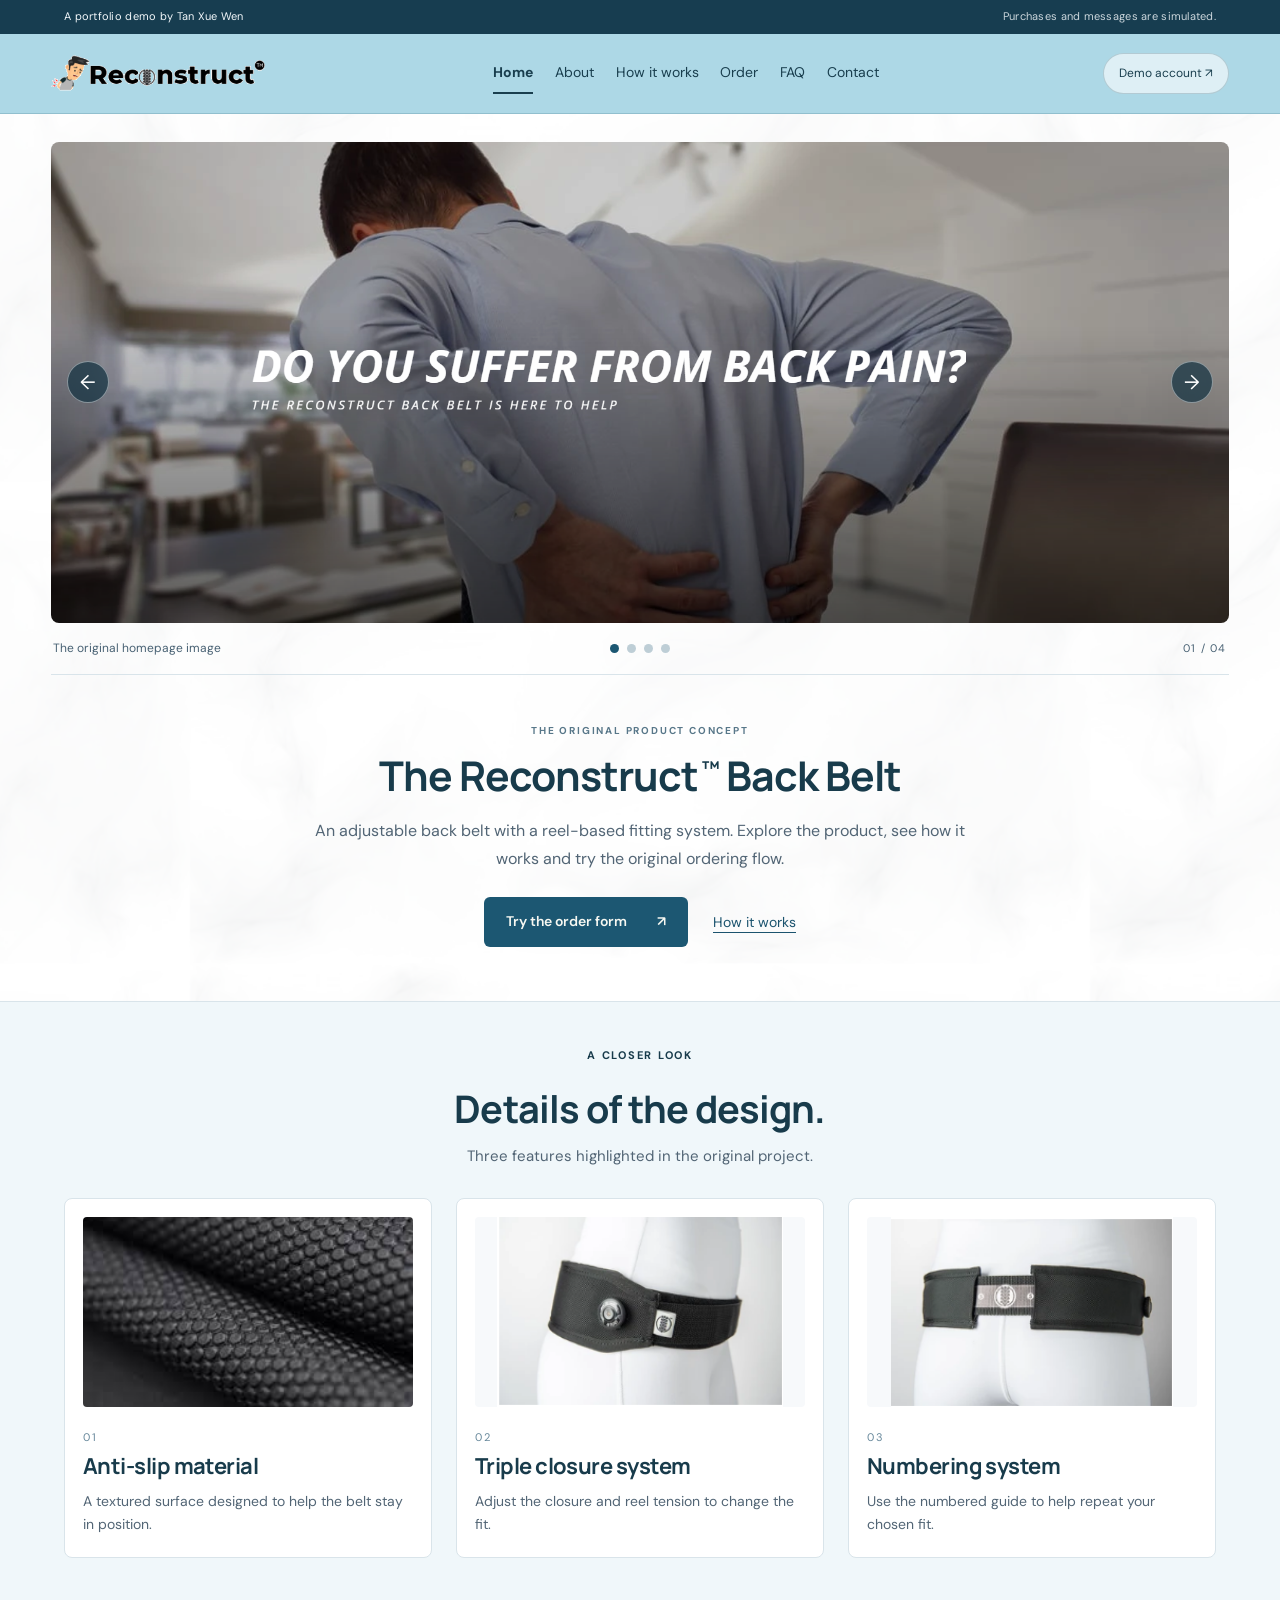
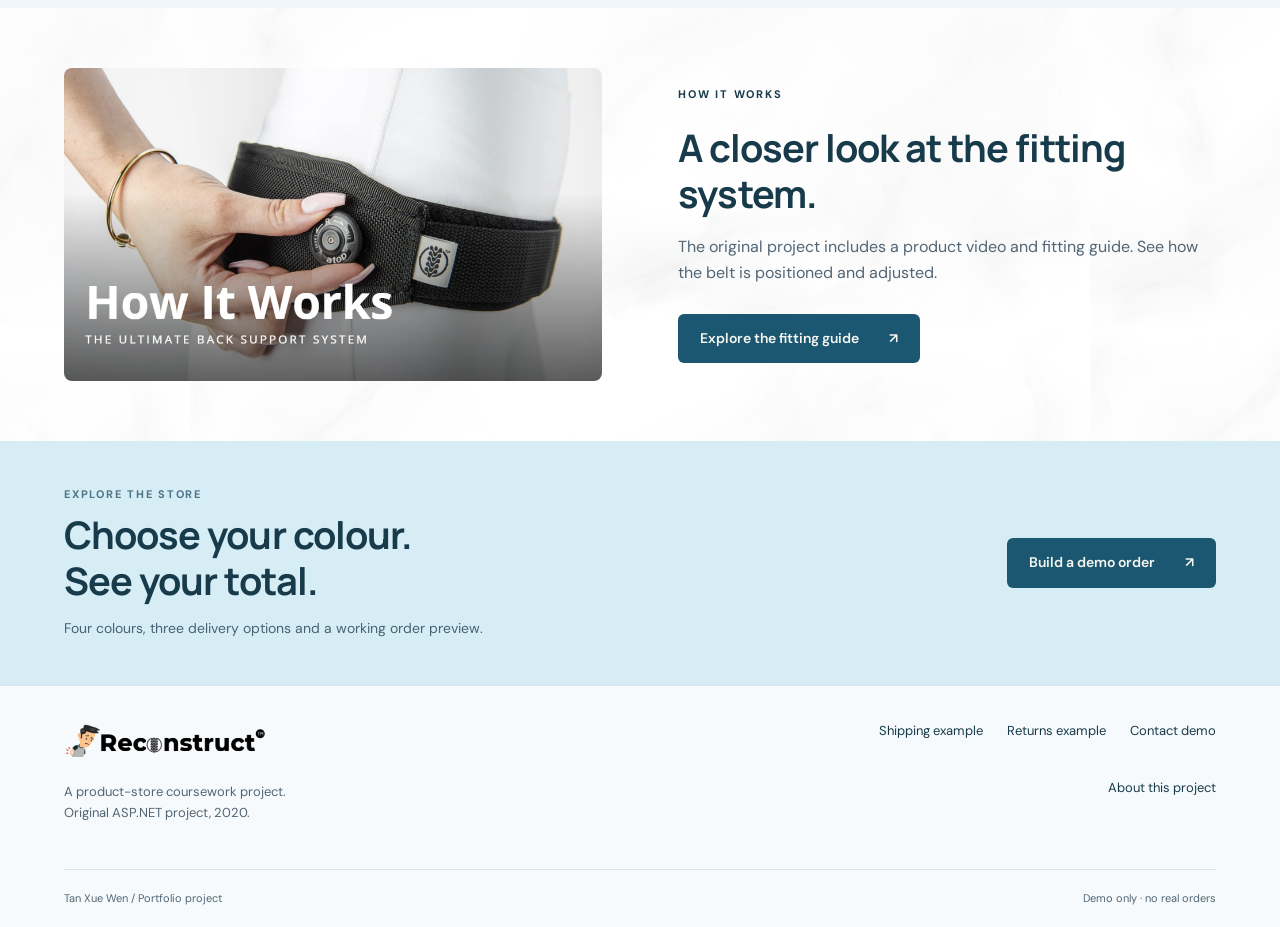
<file: docs/index.html>
<!doctype html><html lang="en"><head><meta charset="utf-8"><meta name="viewport" content="width=device-width,initial-scale=1"><meta name="theme-color" content="#add8e6"><meta name="description" content="Reconstruct: an interactive product-store coursework demo by Tan Xue Wen."><title>Home — Reconstruct</title><link rel="icon" href="data:image/svg+xml,%3Csvg xmlns='http://www.w3.org/2000/svg' viewBox='0 0 32 32'%3E%3Crect rx='8' width='32' height='32' fill='%23183d35'/%3E%3Ctext x='8' y='25' font-size='25' fill='%23e5f0d3'%3ER%3C/text%3E%3C/svg%3E"><link rel="stylesheet" href="styles.css?v=20261004-header-home-v3"><script src="app.js?v=20261004-header-home-v3" defer></script></head><body><a class="skip" href="#main">Skip to content</a><div class="demo-bar">A portfolio demo by Tan Xue Wen <span>Purchases and messages are simulated.</span></div><header class="site-header"><a class="logo" href="index.html" aria-label="Reconstruct home"><img src="assets/original-logo.png" alt="Reconstruct"></a><button class="menu-button" aria-label="Open menu" aria-expanded="false" aria-controls="main-nav">Menu <span>+</span></button><nav id="main-nav" aria-label="Main navigation"><a href="index.html" aria-current="page">Home</a><a href="about.html">About</a><a href="how-it-works.html">How it works</a><a href="order.html">Order</a><a href="faq.html">FAQ</a><a href="contact.html">Contact</a></nav><a class="account-link" href="account.html" id="account-link">Demo account <span>↗</span></a></header><main id="main"><section class="original-showcase" aria-label="Product slideshow">
  <div class="original-gallery"><img id="gallery-image" src="assets/original-home.png" alt="Original homepage banner showing a man holding his lower back"><button type="button" id="gallery-prev" aria-label="Previous product image">←</button><button type="button" id="gallery-next" aria-label="Next product image">→</button></div>
  <div class="gallery-controls"><span id="gallery-caption" aria-live="polite">The original homepage image</span><div class="gallery-dots" aria-label="Choose product image"><button type="button" data-slide="0" aria-label="Show original homepage image" aria-pressed="true"></button><button type="button" data-slide="1" aria-label="Show product banner" aria-pressed="false"></button><button type="button" data-slide="2" aria-label="Show belt view" aria-pressed="false"></button><button type="button" data-slide="3" aria-label="Show adjustment dial" aria-pressed="false"></button></div><span class="gallery-count" id="gallery-count">01 / 04</span></div>
</section>
<section class="product-intro"><p class="eyebrow">THE ORIGINAL PRODUCT CONCEPT</p><h1>The Reconstruct<span>™</span> Back Belt</h1><p class="lead">An adjustable back belt with a reel-based fitting system. Explore the product, see how it works and try the original ordering flow.</p><div class="actions"><a class="button" href="order.html">Try the order form <span>↗</span></a><a class="text-link" href="how-it-works.html">How it works</a></div></section>
<section class="section product-features"><div class="section-heading"><p class="eyebrow">A CLOSER LOOK</p><h2>Details of the design.</h2><p>Three features highlighted in the original project.</p></div><div class="feature-cards"><article><img src="assets/anti-slip.jpg" alt="Close-up of the belt's textured fabric" loading="lazy"><span class="feature-number">01</span><h3>Anti-slip material</h3><p>A textured surface designed to help the belt stay in position.</p></article><article><img src="assets/closure.png" alt="Front view of the belt's closure and adjustment dial" loading="lazy"><span class="feature-number">02</span><h3>Triple closure system</h3><p>Adjust the closure and reel tension to change the fit.</p></article><article><img src="assets/numbering.png" alt="Belt laid open with its numbered fitting guide visible" loading="lazy"><span class="feature-number">03</span><h3>Numbering system</h3><p>Use the numbered guide to help repeat your chosen fit.</p></article></div></section>
<section class="section split original-guide"><img src="assets/fitting.png" alt="Original product fitting-guide photograph" loading="lazy"><div><p class="eyebrow">HOW IT WORKS</p><h2>A closer look at the fitting system.</h2><p>The original project includes a product video and fitting guide. See how the belt is positioned and adjusted.</p><a class="button" href="how-it-works.html">Explore the fitting guide <span>↗</span></a></div></section>
<section class="cta"><div><p class="eyebrow">EXPLORE THE STORE</p><h2>Choose your colour.<br>See your total.</h2><p>Four colours, three delivery options and a working order preview.</p></div><a class="button" href="order.html">Build a demo order <span>↗</span></a></section></main><footer><div class="footer-brand"><a class="logo" href="index.html" aria-label="Reconstruct home"><img src="assets/original-logo.png" alt="Reconstruct"></a><p>A product-store coursework project.<br>Original ASP.NET project, 2020.</p></div><div class="footer-links"><a href="shipping.html">Shipping example</a><a href="returns.html">Returns example</a><a href="contact.html">Contact demo</a><a href="about.html#project">About this project</a></div><div class="footer-note"><span>Tan Xue Wen / Portfolio project</span><span>Demo only · no real orders</span></div></footer></body></html>
</file>
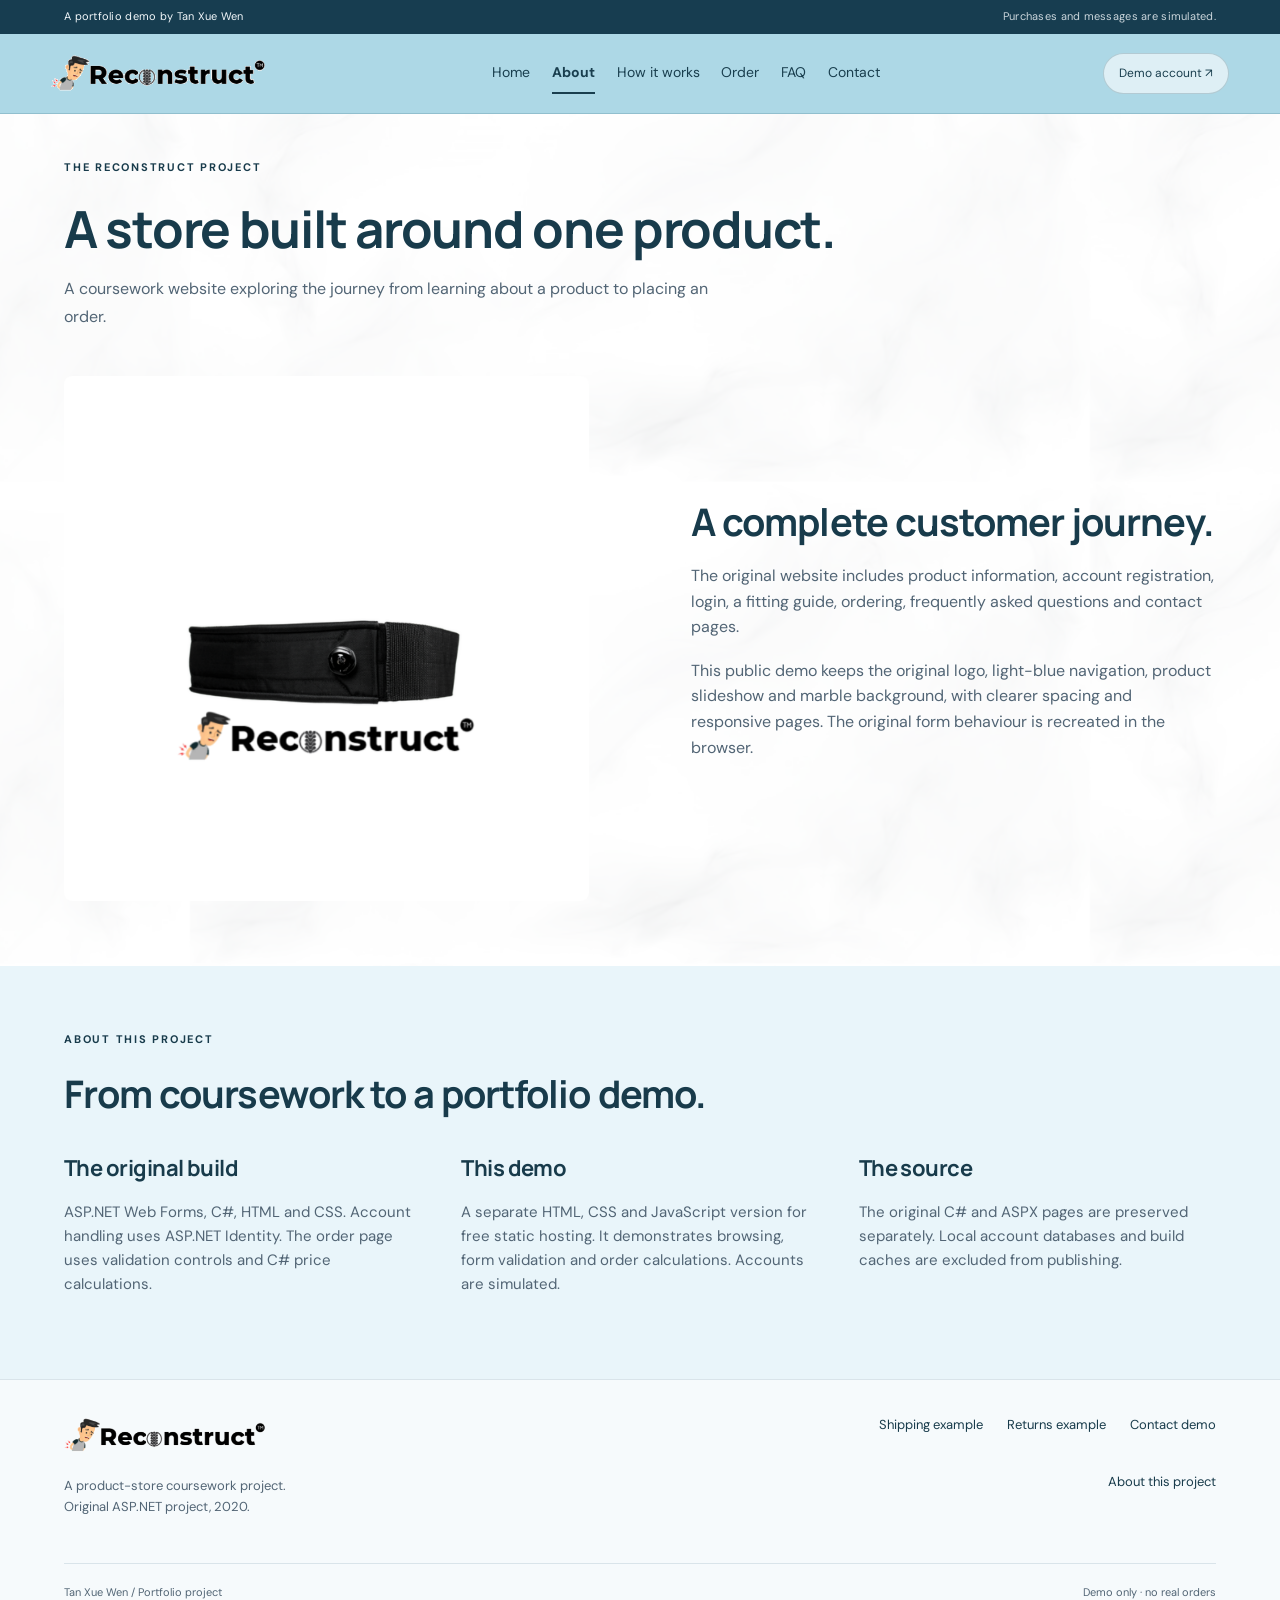
<file: docs/about.html>
<!doctype html><html lang="en"><head><meta charset="utf-8"><meta name="viewport" content="width=device-width,initial-scale=1"><meta name="theme-color" content="#add8e6"><meta name="description" content="Reconstruct: an interactive product-store coursework demo by Tan Xue Wen."><title>About — Reconstruct</title><link rel="icon" href="data:image/svg+xml,%3Csvg xmlns='http://www.w3.org/2000/svg' viewBox='0 0 32 32'%3E%3Crect rx='8' width='32' height='32' fill='%23183d35'/%3E%3Ctext x='8' y='25' font-size='25' fill='%23e5f0d3'%3ER%3C/text%3E%3C/svg%3E"><link rel="stylesheet" href="styles.css?v=20261004-header-home-v3"><script src="app.js?v=20261004-header-home-v3" defer></script></head><body><a class="skip" href="#main">Skip to content</a><div class="demo-bar">A portfolio demo by Tan Xue Wen <span>Purchases and messages are simulated.</span></div><header class="site-header"><a class="logo" href="index.html" aria-label="Reconstruct home"><img src="assets/original-logo.png" alt="Reconstruct"></a><button class="menu-button" aria-label="Open menu" aria-expanded="false" aria-controls="main-nav">Menu <span>+</span></button><nav id="main-nav" aria-label="Main navigation"><a href="index.html">Home</a><a href="about.html" aria-current="page">About</a><a href="how-it-works.html">How it works</a><a href="order.html">Order</a><a href="faq.html">FAQ</a><a href="contact.html">Contact</a></nav><a class="account-link" href="account.html" id="account-link">Demo account <span>↗</span></a></header><main id="main"><section class="page-intro"><p class="eyebrow">THE RECONSTRUCT PROJECT</p><h1>A store built around one product.</h1><p class="lead">A coursework website exploring the journey from learning about a product to placing an order.</p></section><section class="section split"><img src="assets/belt.png" alt="Reconstruct back belt from the original coursework archive"><div><h2>A complete customer journey.</h2><p>The original website includes product information, account registration, login, a fitting guide, ordering, frequently asked questions and contact pages.</p><p>This public demo keeps the original logo, light-blue navigation, product slideshow and marble background, with clearer spacing and responsive pages. The original form behaviour is recreated in the browser.</p></div></section><section class="section project-notes" id="project"><p class="eyebrow">ABOUT THIS PROJECT</p><h2>From coursework to a portfolio demo.</h2><div class="note-grid"><div><h3>The original build</h3><p>ASP.NET Web Forms, C#, HTML and CSS. Account handling uses ASP.NET Identity. The order page uses validation controls and C# price calculations.</p></div><div><h3>This demo</h3><p>A separate HTML, CSS and JavaScript version for free static hosting. It demonstrates browsing, form validation and order calculations. Accounts are simulated.</p></div><div><h3>The source</h3><p>The original C# and ASPX pages are preserved separately. Local account databases and build caches are excluded from publishing.</p></div></div></section></main><footer><div class="footer-brand"><a class="logo" href="index.html" aria-label="Reconstruct home"><img src="assets/original-logo.png" alt="Reconstruct"></a><p>A product-store coursework project.<br>Original ASP.NET project, 2020.</p></div><div class="footer-links"><a href="shipping.html">Shipping example</a><a href="returns.html">Returns example</a><a href="contact.html">Contact demo</a><a href="about.html#project">About this project</a></div><div class="footer-note"><span>Tan Xue Wen / Portfolio project</span><span>Demo only · no real orders</span></div></footer></body></html>
</file>
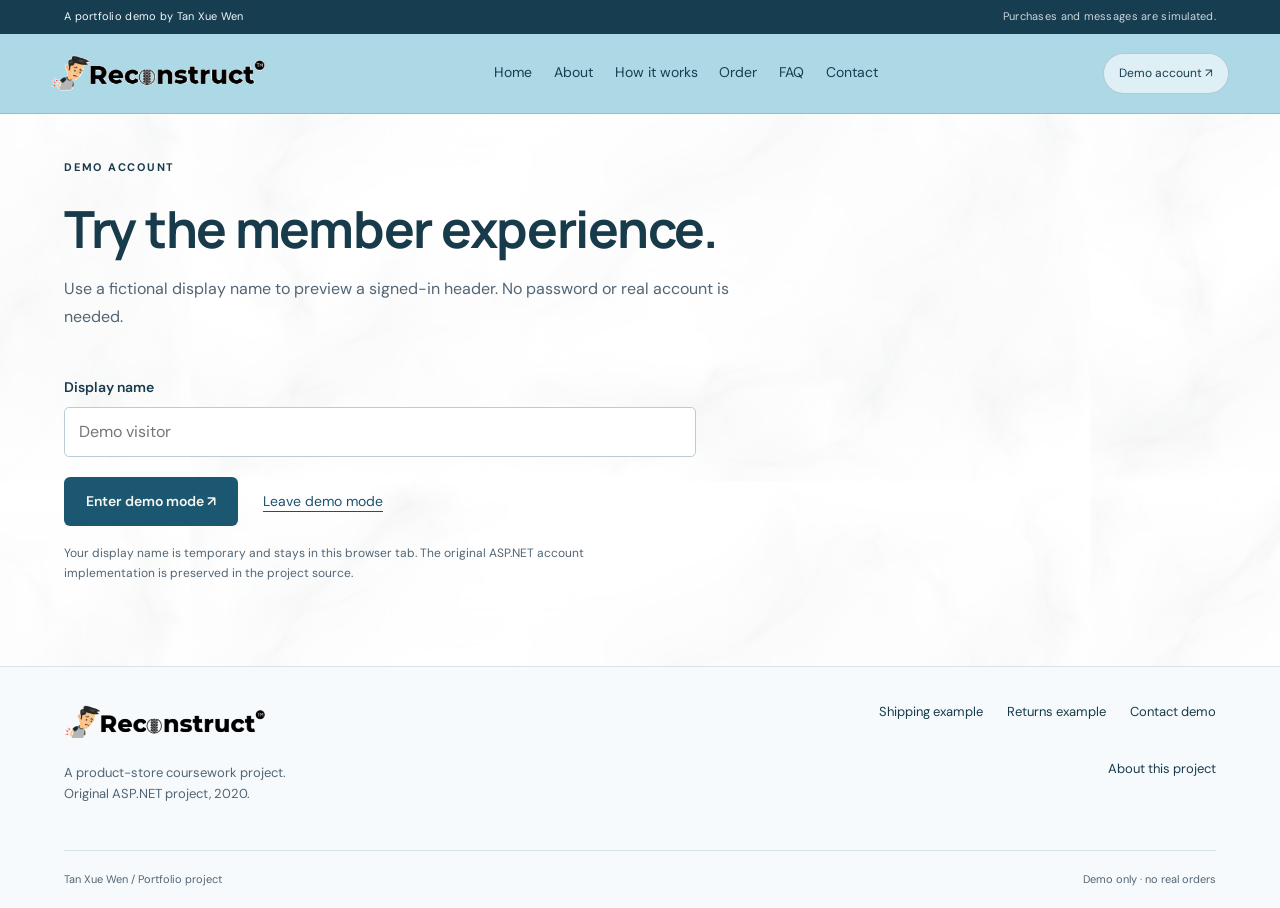
<file: docs/account.html>
<!doctype html><html lang="en"><head><meta charset="utf-8"><meta name="viewport" content="width=device-width,initial-scale=1"><meta name="theme-color" content="#add8e6"><meta name="description" content="Reconstruct: an interactive product-store coursework demo by Tan Xue Wen."><title>Demo account — Reconstruct</title><link rel="icon" href="data:image/svg+xml,%3Csvg xmlns='http://www.w3.org/2000/svg' viewBox='0 0 32 32'%3E%3Crect rx='8' width='32' height='32' fill='%23183d35'/%3E%3Ctext x='8' y='25' font-size='25' fill='%23e5f0d3'%3ER%3C/text%3E%3C/svg%3E"><link rel="stylesheet" href="styles.css?v=20261004-header-home-v3"><script src="app.js?v=20261004-header-home-v3" defer></script></head><body><a class="skip" href="#main">Skip to content</a><div class="demo-bar">A portfolio demo by Tan Xue Wen <span>Purchases and messages are simulated.</span></div><header class="site-header"><a class="logo" href="index.html" aria-label="Reconstruct home"><img src="assets/original-logo.png" alt="Reconstruct"></a><button class="menu-button" aria-label="Open menu" aria-expanded="false" aria-controls="main-nav">Menu <span>+</span></button><nav id="main-nav" aria-label="Main navigation"><a href="index.html">Home</a><a href="about.html">About</a><a href="how-it-works.html">How it works</a><a href="order.html">Order</a><a href="faq.html">FAQ</a><a href="contact.html">Contact</a></nav><a class="account-link" href="account.html" id="account-link">Demo account <span>↗</span></a></header><main id="main"><section class="page-intro"><p class="eyebrow">DEMO ACCOUNT</p><h1>Try the member experience.</h1><p class="lead">Use a fictional display name to preview a signed-in header. No password or real account is needed.</p></section><section class="section account-section"><form id="account-form"><div class="field"><label for="display-name">Display name</label><input id="display-name" name="displayName" maxlength="30" required autocomplete="off" placeholder="Demo visitor"></div><div class="form-actions"><button class="button" type="submit">Enter demo mode ↗</button><button class="text-button" id="sign-out" type="button">Leave demo mode</button></div><p class="form-result" id="account-result" hidden aria-live="polite"></p></form><p class="small">Your display name is temporary and stays in this browser tab. The original ASP.NET account implementation is preserved in the project source.</p></section></main><footer><div class="footer-brand"><a class="logo" href="index.html" aria-label="Reconstruct home"><img src="assets/original-logo.png" alt="Reconstruct"></a><p>A product-store coursework project.<br>Original ASP.NET project, 2020.</p></div><div class="footer-links"><a href="shipping.html">Shipping example</a><a href="returns.html">Returns example</a><a href="contact.html">Contact demo</a><a href="about.html#project">About this project</a></div><div class="footer-note"><span>Tan Xue Wen / Portfolio project</span><span>Demo only · no real orders</span></div></footer></body></html>
</file>
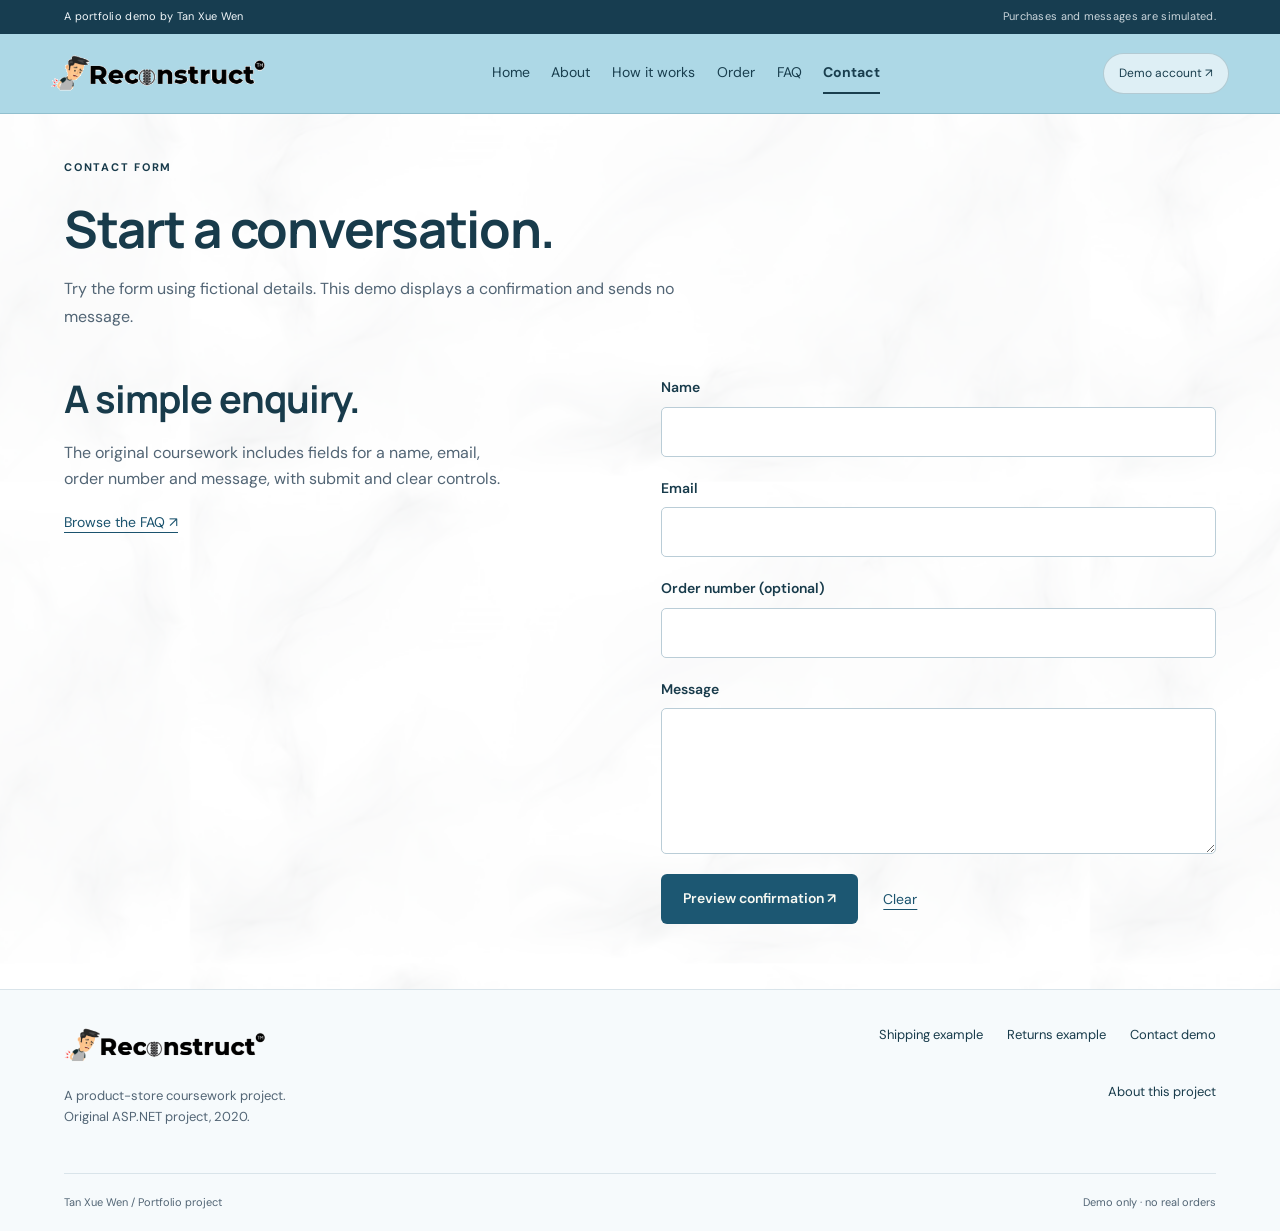
<file: docs/contact.html>
<!doctype html><html lang="en"><head><meta charset="utf-8"><meta name="viewport" content="width=device-width,initial-scale=1"><meta name="theme-color" content="#add8e6"><meta name="description" content="Reconstruct: an interactive product-store coursework demo by Tan Xue Wen."><title>Contact demo — Reconstruct</title><link rel="icon" href="data:image/svg+xml,%3Csvg xmlns='http://www.w3.org/2000/svg' viewBox='0 0 32 32'%3E%3Crect rx='8' width='32' height='32' fill='%23183d35'/%3E%3Ctext x='8' y='25' font-size='25' fill='%23e5f0d3'%3ER%3C/text%3E%3C/svg%3E"><link rel="stylesheet" href="styles.css?v=20261004-header-home-v3"><script src="app.js?v=20261004-header-home-v3" defer></script></head><body><a class="skip" href="#main">Skip to content</a><div class="demo-bar">A portfolio demo by Tan Xue Wen <span>Purchases and messages are simulated.</span></div><header class="site-header"><a class="logo" href="index.html" aria-label="Reconstruct home"><img src="assets/original-logo.png" alt="Reconstruct"></a><button class="menu-button" aria-label="Open menu" aria-expanded="false" aria-controls="main-nav">Menu <span>+</span></button><nav id="main-nav" aria-label="Main navigation"><a href="index.html">Home</a><a href="about.html">About</a><a href="how-it-works.html">How it works</a><a href="order.html">Order</a><a href="faq.html">FAQ</a><a href="contact.html" aria-current="page">Contact</a></nav><a class="account-link" href="account.html" id="account-link">Demo account <span>↗</span></a></header><main id="main"><section class="page-intro"><p class="eyebrow">CONTACT FORM</p><h1>Start a conversation.</h1><p class="lead">Try the form using fictional details. This demo displays a confirmation and sends no message.</p></section><section class="section contact-layout"><div><h2>A simple enquiry.</h2><p>The original coursework includes fields for a name, email, order number and message, with submit and clear controls.</p><a class="text-link" href="faq.html">Browse the FAQ ↗</a></div><form id="contact-form"><div class="field"><label for="contact-name">Name</label><input id="contact-name" name="name" required maxlength="80" autocomplete="off"></div><div class="field"><label for="contact-email">Email</label><input id="contact-email" name="email" type="email" required autocomplete="off"></div><div class="field"><label for="contact-order">Order number (optional)</label><input id="contact-order" name="order" maxlength="40" autocomplete="off"></div><div class="field"><label for="contact-message">Message</label><textarea id="contact-message" name="message" required maxlength="2000" rows="5"></textarea></div><div class="form-actions"><button class="button" type="submit">Preview confirmation ↗</button><button class="text-button" type="reset">Clear</button></div><p class="form-result" id="contact-result" hidden aria-live="polite" tabindex="-1"></p></form></section></main><footer><div class="footer-brand"><a class="logo" href="index.html" aria-label="Reconstruct home"><img src="assets/original-logo.png" alt="Reconstruct"></a><p>A product-store coursework project.<br>Original ASP.NET project, 2020.</p></div><div class="footer-links"><a href="shipping.html">Shipping example</a><a href="returns.html">Returns example</a><a href="contact.html">Contact demo</a><a href="about.html#project">About this project</a></div><div class="footer-note"><span>Tan Xue Wen / Portfolio project</span><span>Demo only · no real orders</span></div></footer></body></html>
</file>
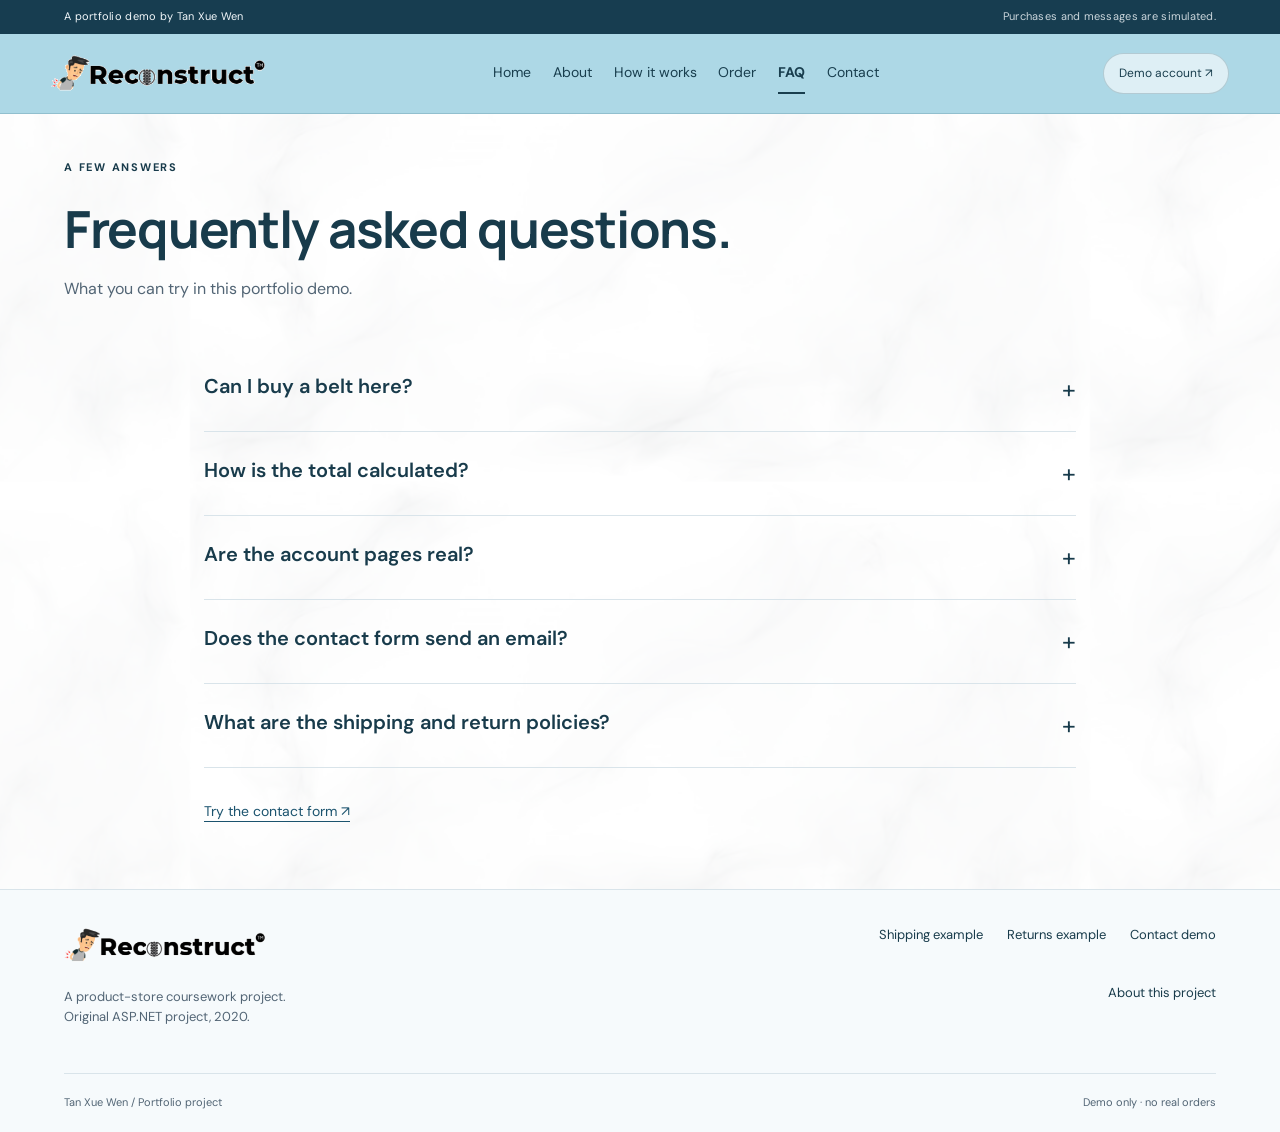
<file: docs/faq.html>
<!doctype html><html lang="en"><head><meta charset="utf-8"><meta name="viewport" content="width=device-width,initial-scale=1"><meta name="theme-color" content="#add8e6"><meta name="description" content="Reconstruct: an interactive product-store coursework demo by Tan Xue Wen."><title>FAQ — Reconstruct</title><link rel="icon" href="data:image/svg+xml,%3Csvg xmlns='http://www.w3.org/2000/svg' viewBox='0 0 32 32'%3E%3Crect rx='8' width='32' height='32' fill='%23183d35'/%3E%3Ctext x='8' y='25' font-size='25' fill='%23e5f0d3'%3ER%3C/text%3E%3C/svg%3E"><link rel="stylesheet" href="styles.css?v=20261004-header-home-v3"><script src="app.js?v=20261004-header-home-v3" defer></script></head><body><a class="skip" href="#main">Skip to content</a><div class="demo-bar">A portfolio demo by Tan Xue Wen <span>Purchases and messages are simulated.</span></div><header class="site-header"><a class="logo" href="index.html" aria-label="Reconstruct home"><img src="assets/original-logo.png" alt="Reconstruct"></a><button class="menu-button" aria-label="Open menu" aria-expanded="false" aria-controls="main-nav">Menu <span>+</span></button><nav id="main-nav" aria-label="Main navigation"><a href="index.html">Home</a><a href="about.html">About</a><a href="how-it-works.html">How it works</a><a href="order.html">Order</a><a href="faq.html" aria-current="page">FAQ</a><a href="contact.html">Contact</a></nav><a class="account-link" href="account.html" id="account-link">Demo account <span>↗</span></a></header><main id="main"><section class="page-intro"><p class="eyebrow">A FEW ANSWERS</p><h1>Frequently asked questions.</h1><p class="lead">What you can try in this portfolio demo.</p></section><section class="section faq-list"><details><summary>Can I buy a belt here?<span>+</span></summary><p>No. This is a portfolio demo. Reviewing an order shows a sample summary without payment or order fulfilment.</p></details><details><summary>How is the total calculated?<span>+</span></summary><p>The original coursework price is $78.95 per belt. The selected delivery option adds $0, $1 or $5.</p></details><details><summary>Are the account pages real?<span>+</span></summary><p>The original ASP.NET source implements registration and login. This static demo has a temporary member mode and does not create genuine accounts.</p></details><details><summary>Does the contact form send an email?<span>+</span></summary><p>No. Both the original contact handler and this demo display an on-page confirmation. This demo sends no message.</p></details><details><summary>What are the shipping and return policies?<span>+</span></summary><p>The policy pages show coursework examples. They are not an offer of sale or a real shipping or returns service.</p></details><a class="text-link" href="contact.html">Try the contact form ↗</a></section></main><footer><div class="footer-brand"><a class="logo" href="index.html" aria-label="Reconstruct home"><img src="assets/original-logo.png" alt="Reconstruct"></a><p>A product-store coursework project.<br>Original ASP.NET project, 2020.</p></div><div class="footer-links"><a href="shipping.html">Shipping example</a><a href="returns.html">Returns example</a><a href="contact.html">Contact demo</a><a href="about.html#project">About this project</a></div><div class="footer-note"><span>Tan Xue Wen / Portfolio project</span><span>Demo only · no real orders</span></div></footer></body></html>
</file>
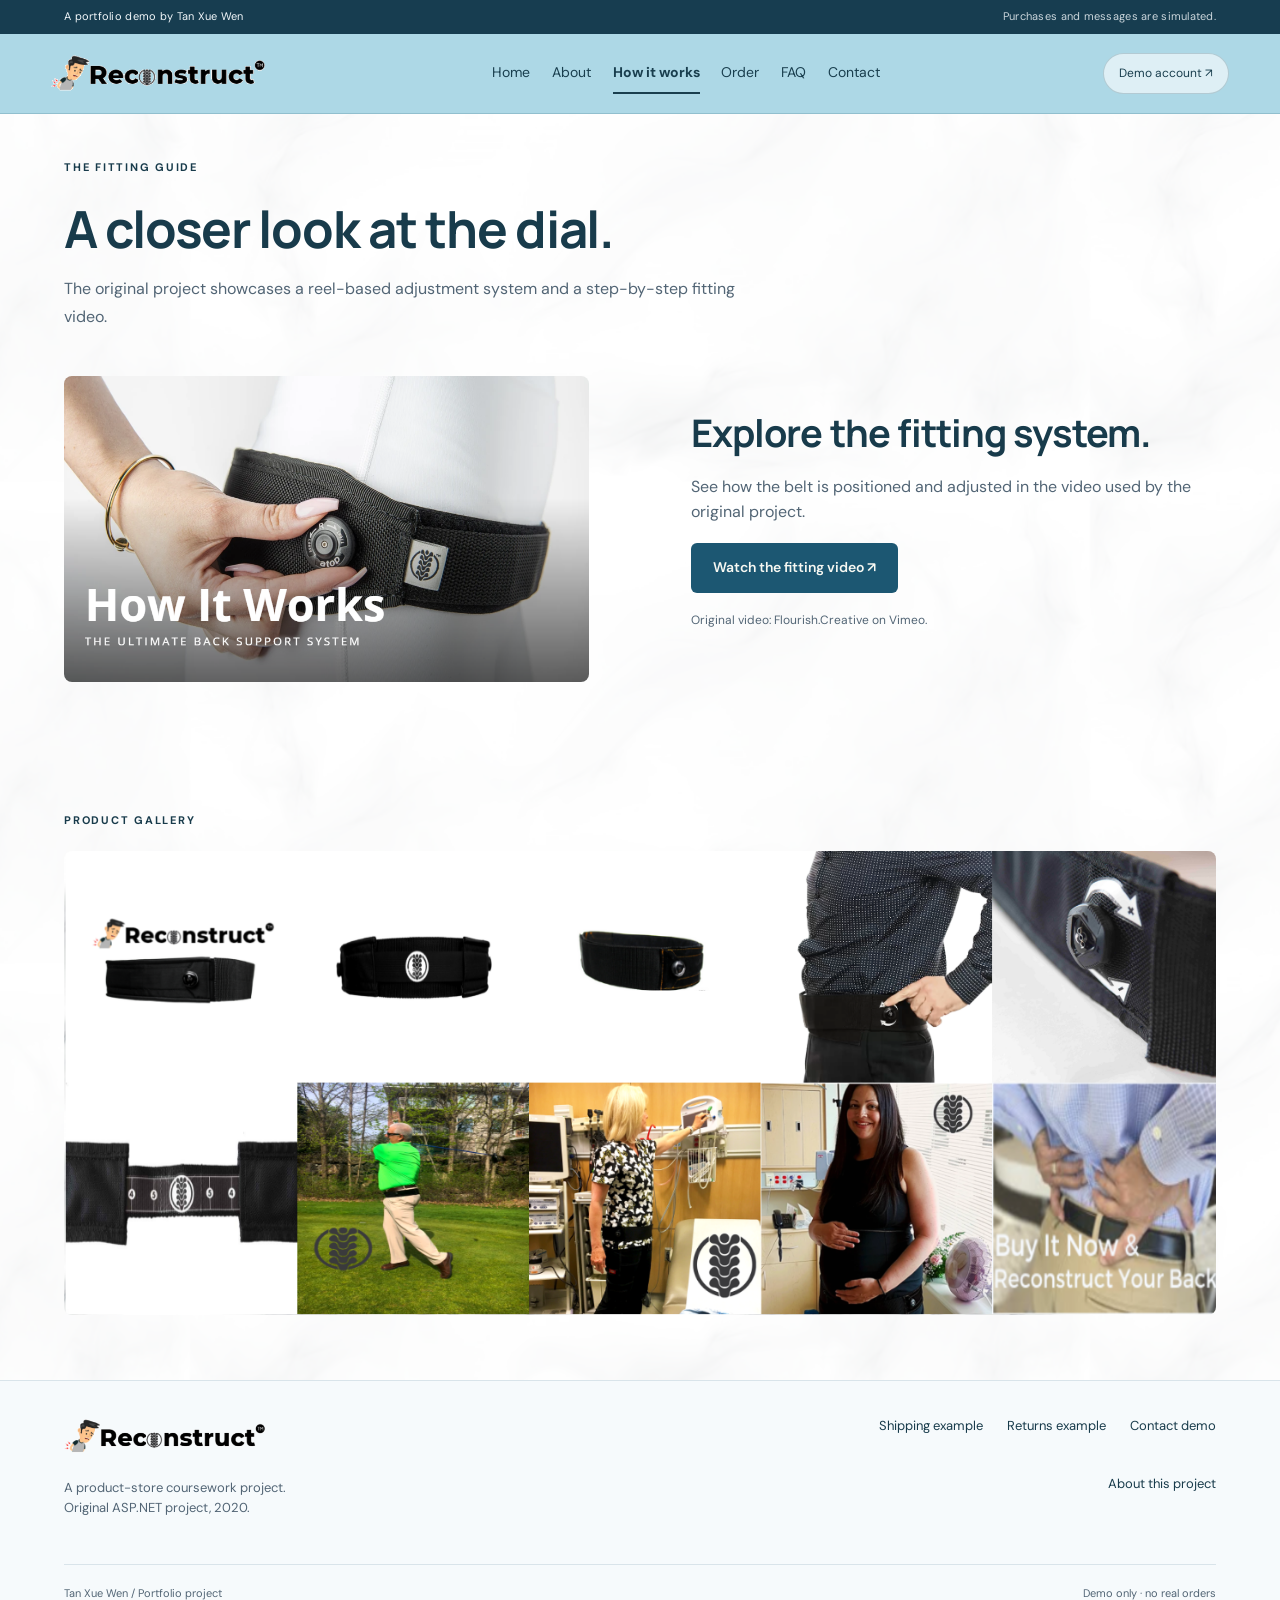
<file: docs/how-it-works.html>
<!doctype html><html lang="en"><head><meta charset="utf-8"><meta name="viewport" content="width=device-width,initial-scale=1"><meta name="theme-color" content="#add8e6"><meta name="description" content="Reconstruct: an interactive product-store coursework demo by Tan Xue Wen."><title>How it works — Reconstruct</title><link rel="icon" href="data:image/svg+xml,%3Csvg xmlns='http://www.w3.org/2000/svg' viewBox='0 0 32 32'%3E%3Crect rx='8' width='32' height='32' fill='%23183d35'/%3E%3Ctext x='8' y='25' font-size='25' fill='%23e5f0d3'%3ER%3C/text%3E%3C/svg%3E"><link rel="stylesheet" href="styles.css?v=20261004-header-home-v3"><script src="app.js?v=20261004-header-home-v3" defer></script></head><body><a class="skip" href="#main">Skip to content</a><div class="demo-bar">A portfolio demo by Tan Xue Wen <span>Purchases and messages are simulated.</span></div><header class="site-header"><a class="logo" href="index.html" aria-label="Reconstruct home"><img src="assets/original-logo.png" alt="Reconstruct"></a><button class="menu-button" aria-label="Open menu" aria-expanded="false" aria-controls="main-nav">Menu <span>+</span></button><nav id="main-nav" aria-label="Main navigation"><a href="index.html">Home</a><a href="about.html">About</a><a href="how-it-works.html" aria-current="page">How it works</a><a href="order.html">Order</a><a href="faq.html">FAQ</a><a href="contact.html">Contact</a></nav><a class="account-link" href="account.html" id="account-link">Demo account <span>↗</span></a></header><main id="main"><section class="page-intro"><p class="eyebrow">THE FITTING GUIDE</p><h1>A closer look at the dial.</h1><p class="lead">The original project showcases a reel-based adjustment system and a step-by-step fitting video.</p></section><section class="section split"><img src="assets/fitting.png" alt="Back belt dial in the original fitting-guide image"><div><h2>Explore the fitting system.</h2><p>See how the belt is positioned and adjusted in the video used by the original project.</p><a class="button" href="https://vimeo.com/251750346" target="_blank" rel="noopener">Watch the fitting video ↗</a><p class="small">Original video: Flourish.Creative on Vimeo.</p></div></section><section class="section"><p class="eyebrow">PRODUCT GALLERY</p><img class="wide-image" src="assets/collection.png" alt="Collection of original back belt product photographs" loading="lazy"></section></main><footer><div class="footer-brand"><a class="logo" href="index.html" aria-label="Reconstruct home"><img src="assets/original-logo.png" alt="Reconstruct"></a><p>A product-store coursework project.<br>Original ASP.NET project, 2020.</p></div><div class="footer-links"><a href="shipping.html">Shipping example</a><a href="returns.html">Returns example</a><a href="contact.html">Contact demo</a><a href="about.html#project">About this project</a></div><div class="footer-note"><span>Tan Xue Wen / Portfolio project</span><span>Demo only · no real orders</span></div></footer></body></html>
</file>
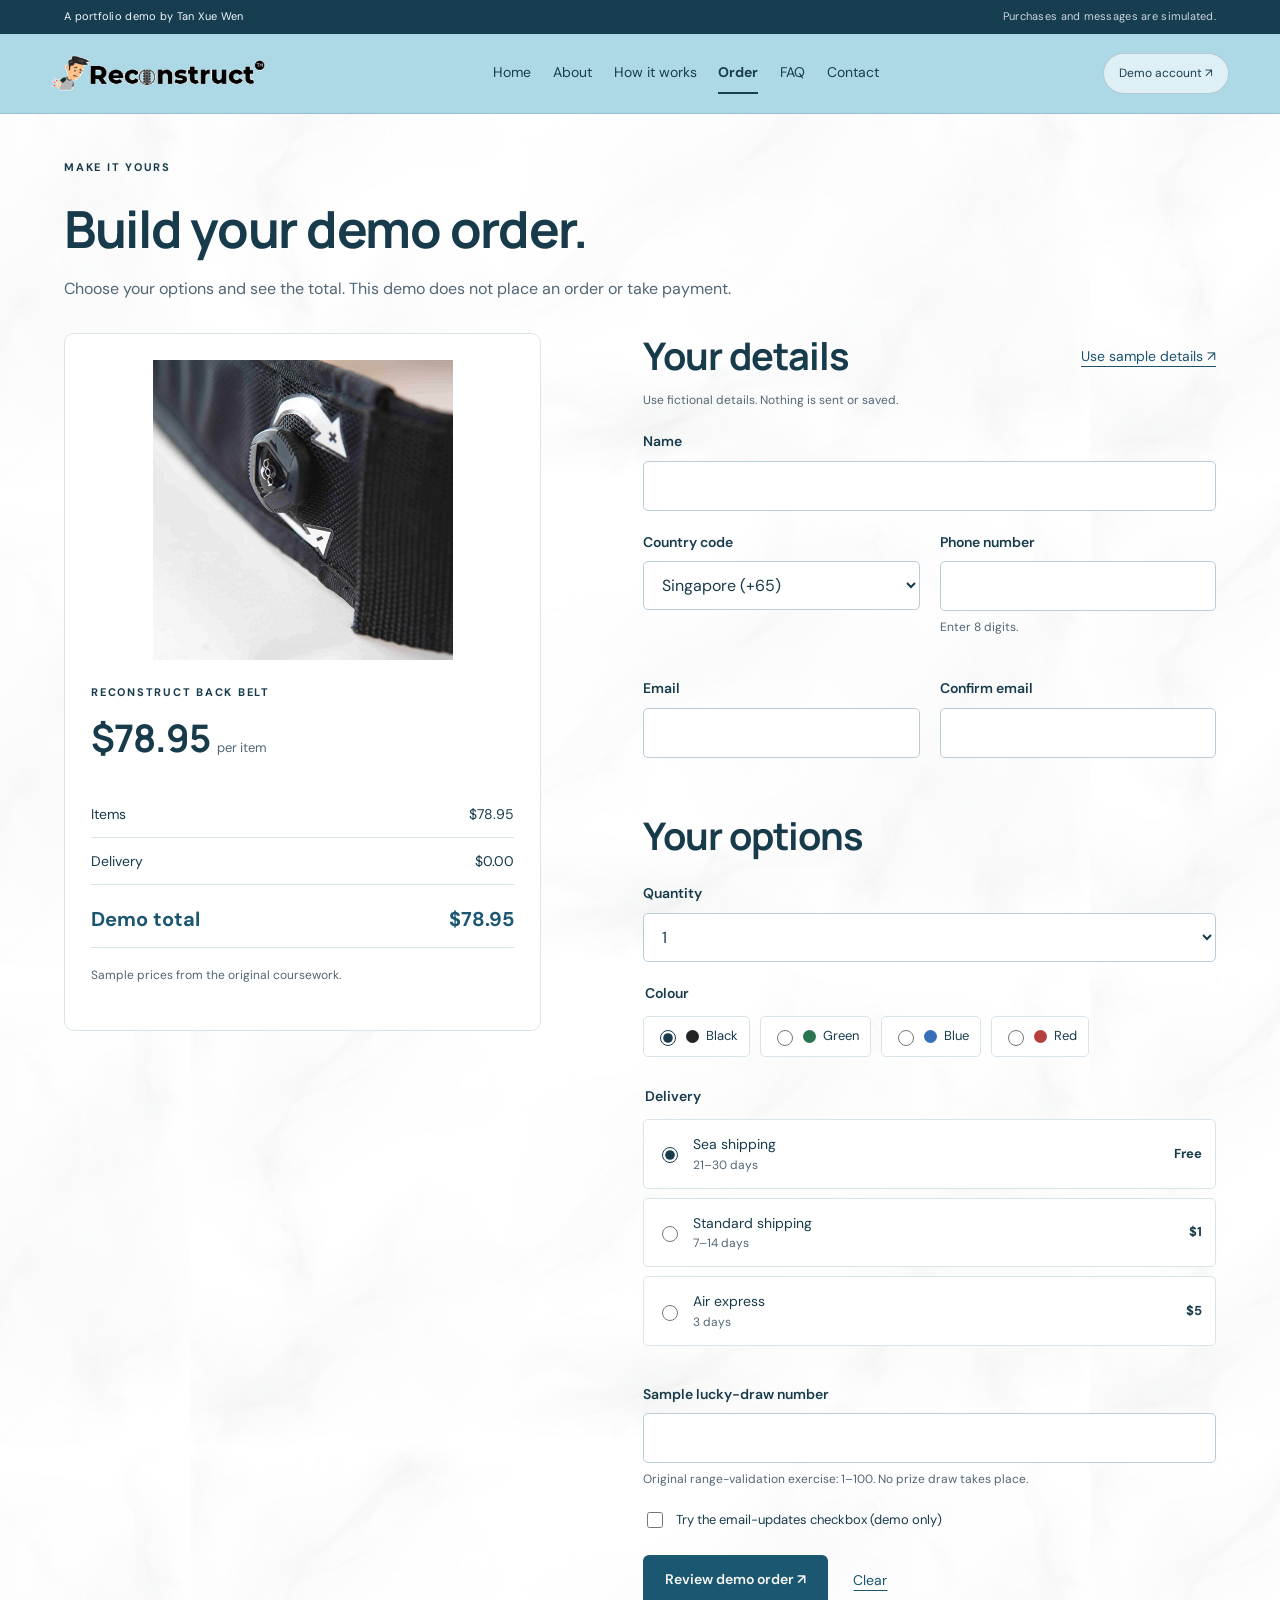
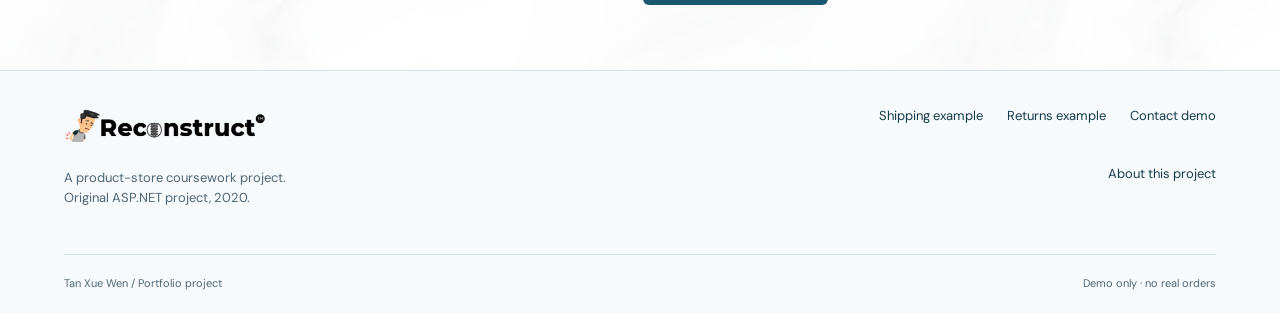
<file: docs/order.html>
<!doctype html><html lang="en"><head><meta charset="utf-8"><meta name="viewport" content="width=device-width,initial-scale=1"><meta name="theme-color" content="#add8e6"><meta name="description" content="Reconstruct: an interactive product-store coursework demo by Tan Xue Wen."><title>Order demo — Reconstruct</title><link rel="icon" href="data:image/svg+xml,%3Csvg xmlns='http://www.w3.org/2000/svg' viewBox='0 0 32 32'%3E%3Crect rx='8' width='32' height='32' fill='%23183d35'/%3E%3Ctext x='8' y='25' font-size='25' fill='%23e5f0d3'%3ER%3C/text%3E%3C/svg%3E"><link rel="stylesheet" href="styles.css?v=20261004-header-home-v3"><script src="app.js?v=20261004-header-home-v3" defer></script></head><body><a class="skip" href="#main">Skip to content</a><div class="demo-bar">A portfolio demo by Tan Xue Wen <span>Purchases and messages are simulated.</span></div><header class="site-header"><a class="logo" href="index.html" aria-label="Reconstruct home"><img src="assets/original-logo.png" alt="Reconstruct"></a><button class="menu-button" aria-label="Open menu" aria-expanded="false" aria-controls="main-nav">Menu <span>+</span></button><nav id="main-nav" aria-label="Main navigation"><a href="index.html">Home</a><a href="about.html">About</a><a href="how-it-works.html">How it works</a><a href="order.html" aria-current="page">Order</a><a href="faq.html">FAQ</a><a href="contact.html">Contact</a></nav><a class="account-link" href="account.html" id="account-link">Demo account <span>↗</span></a></header><main id="main"><section class="page-intro compact"><p class="eyebrow">MAKE IT YOURS</p><h1>Build your demo order.</h1><p class="lead">Choose your options and see the total. This demo does not place an order or take payment.</p></section><section class="section order-layout"><aside class="order-summary"><img src="assets/dial.png" alt="Reconstruct back belt adjustment dial"><p class="eyebrow">RECONSTRUCT BACK BELT</p><h2>$78.95 <small>per item</small></h2><dl><div><dt>Items</dt><dd id="items-price">$78.95</dd></div><div><dt>Delivery</dt><dd id="delivery-price">$0.00</dd></div><div class="total"><dt>Demo total</dt><dd id="total-price">$78.95</dd></div></dl><p class="small">Sample prices from the original coursework.</p></aside><form id="order-form"><div class="form-top"><h2>Your details</h2><button class="text-button" id="sample-details" type="button">Use sample details ↗</button></div><p class="form-hint">Use fictional details. Nothing is sent or saved.</p><div class="field"><label for="customer-name">Name</label><input id="customer-name" name="customerName" required maxlength="80" autocomplete="off"></div><div class="field-pair"><div class="field"><label for="country">Country code</label><select id="country" name="country"><option value="8">Singapore (+65)</option><option value="9">Malaysia (+60)</option><option value="11">China (+86)</option><option value="10">United States (+1)</option><option value="10">France (+33)</option></select></div><div class="field"><label for="phone">Phone number</label><input id="phone" name="phone" inputmode="numeric" pattern="[0-9]{8}" required autocomplete="off" aria-describedby="phone-hint"><span class="form-hint" id="phone-hint">Enter 8 digits.</span></div></div><div class="field-pair"><div class="field"><label for="email">Email</label><input id="email" name="email" type="email" required autocomplete="off"></div><div class="field"><label for="confirm-email">Confirm email</label><input id="confirm-email" name="confirmEmail" type="email" required autocomplete="off"></div></div><h2 class="form-section-title">Your options</h2><div class="field"><label for="quantity">Quantity</label><select id="quantity" name="quantity"><option value="1">1</option><option value="2">2</option><option value="3">3</option><option value="4">4</option><option value="5">5</option><option value="6">6</option><option value="7">7</option><option value="8">8</option><option value="9">9</option><option value="10">10</option></select></div><fieldset class="colour-options"><legend>Colour</legend><label><input type="radio" name="colour" value="Black" checked><span style="--swatch:#232323"></span>Black</label><label><input type="radio" name="colour" value="Green"><span style="--swatch:#287651"></span>Green</label><label><input type="radio" name="colour" value="Blue"><span style="--swatch:#366fba"></span>Blue</label><label><input type="radio" name="colour" value="Red"><span style="--swatch:#b64040"></span>Red</label></fieldset><fieldset class="shipping-options"><legend>Delivery</legend><label><input type="radio" name="shipping" value="0" checked><span>Sea shipping<small>21–30 days</small></span><strong>Free</strong></label><label><input type="radio" name="shipping" value="1"><span>Standard shipping<small>7–14 days</small></span><strong>$1</strong></label><label><input type="radio" name="shipping" value="5"><span>Air express<small>3 days</small></span><strong>$5</strong></label></fieldset><div class="field"><label for="lucky-number">Sample lucky-draw number</label><input id="lucky-number" name="luckyNumber" type="number" min="1" max="100" step="1" required><span class="form-hint">Original range-validation exercise: 1–100. No prize draw takes place.</span></div><label class="check-field"><input type="checkbox" name="updates">Try the email-updates checkbox (demo only)</label><div class="form-actions"><button class="button" type="submit">Review demo order ↗</button><button class="text-button" type="reset">Clear</button></div><section class="form-result" id="order-result" hidden aria-live="polite" tabindex="-1"></section></form></section></main><footer><div class="footer-brand"><a class="logo" href="index.html" aria-label="Reconstruct home"><img src="assets/original-logo.png" alt="Reconstruct"></a><p>A product-store coursework project.<br>Original ASP.NET project, 2020.</p></div><div class="footer-links"><a href="shipping.html">Shipping example</a><a href="returns.html">Returns example</a><a href="contact.html">Contact demo</a><a href="about.html#project">About this project</a></div><div class="footer-note"><span>Tan Xue Wen / Portfolio project</span><span>Demo only · no real orders</span></div></footer></body></html>
</file>
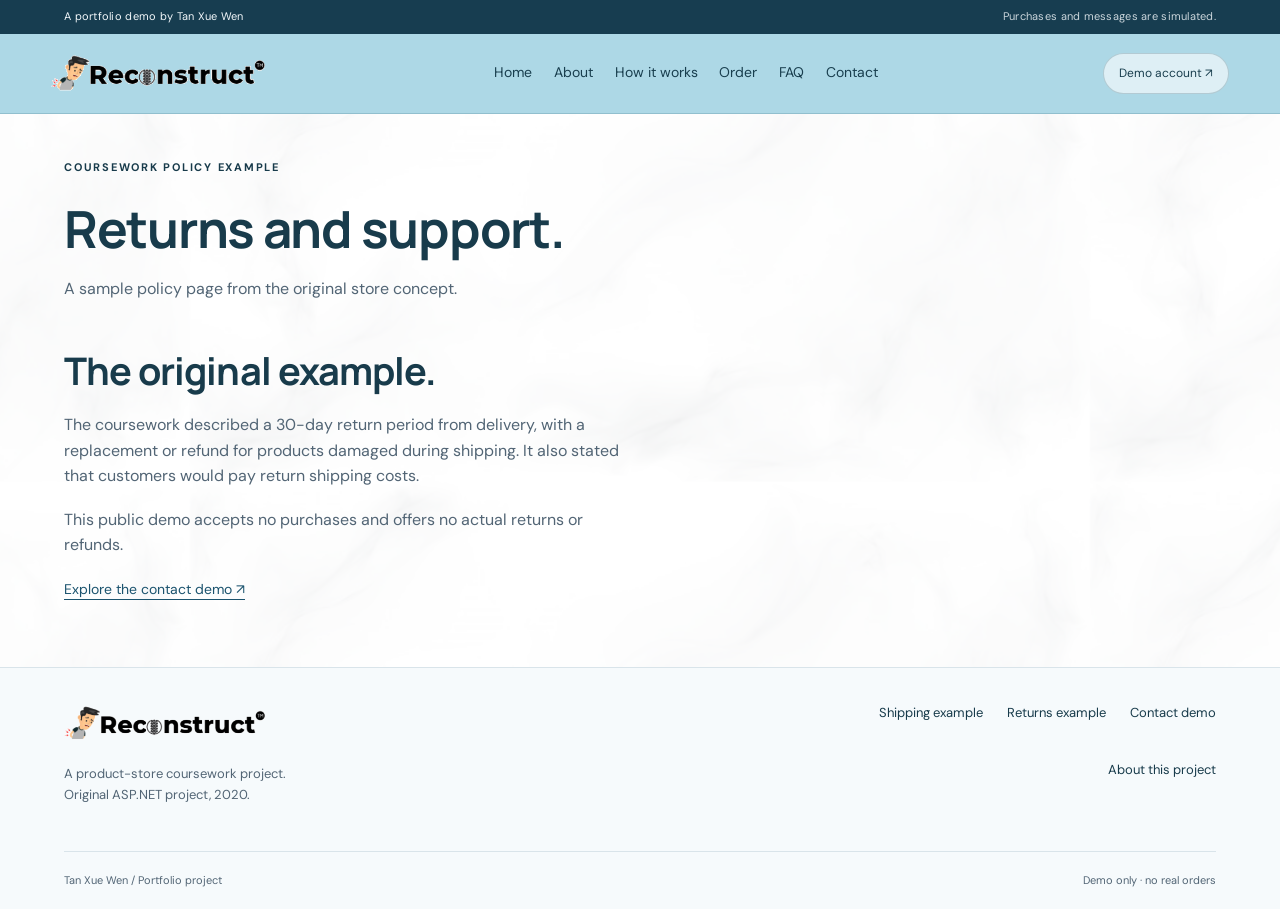
<file: docs/returns.html>
<!doctype html><html lang="en"><head><meta charset="utf-8"><meta name="viewport" content="width=device-width,initial-scale=1"><meta name="theme-color" content="#add8e6"><meta name="description" content="Reconstruct: an interactive product-store coursework demo by Tan Xue Wen."><title>Returns example — Reconstruct</title><link rel="icon" href="data:image/svg+xml,%3Csvg xmlns='http://www.w3.org/2000/svg' viewBox='0 0 32 32'%3E%3Crect rx='8' width='32' height='32' fill='%23183d35'/%3E%3Ctext x='8' y='25' font-size='25' fill='%23e5f0d3'%3ER%3C/text%3E%3C/svg%3E"><link rel="stylesheet" href="styles.css?v=20261004-header-home-v3"><script src="app.js?v=20261004-header-home-v3" defer></script></head><body><a class="skip" href="#main">Skip to content</a><div class="demo-bar">A portfolio demo by Tan Xue Wen <span>Purchases and messages are simulated.</span></div><header class="site-header"><a class="logo" href="index.html" aria-label="Reconstruct home"><img src="assets/original-logo.png" alt="Reconstruct"></a><button class="menu-button" aria-label="Open menu" aria-expanded="false" aria-controls="main-nav">Menu <span>+</span></button><nav id="main-nav" aria-label="Main navigation"><a href="index.html">Home</a><a href="about.html">About</a><a href="how-it-works.html">How it works</a><a href="order.html">Order</a><a href="faq.html">FAQ</a><a href="contact.html">Contact</a></nav><a class="account-link" href="account.html" id="account-link">Demo account <span>↗</span></a></header><main id="main"><section class="page-intro"><p class="eyebrow">COURSEWORK POLICY EXAMPLE</p><h1>Returns and support.</h1><p class="lead">A sample policy page from the original store concept.</p></section><section class="section policy"><h2>The original example.</h2><p>The coursework described a 30-day return period from delivery, with a replacement or refund for products damaged during shipping. It also stated that customers would pay return shipping costs.</p><p>This public demo accepts no purchases and offers no actual returns or refunds.</p><a class="text-link" href="contact.html">Explore the contact demo ↗</a></section></main><footer><div class="footer-brand"><a class="logo" href="index.html" aria-label="Reconstruct home"><img src="assets/original-logo.png" alt="Reconstruct"></a><p>A product-store coursework project.<br>Original ASP.NET project, 2020.</p></div><div class="footer-links"><a href="shipping.html">Shipping example</a><a href="returns.html">Returns example</a><a href="contact.html">Contact demo</a><a href="about.html#project">About this project</a></div><div class="footer-note"><span>Tan Xue Wen / Portfolio project</span><span>Demo only · no real orders</span></div></footer></body></html>
</file>
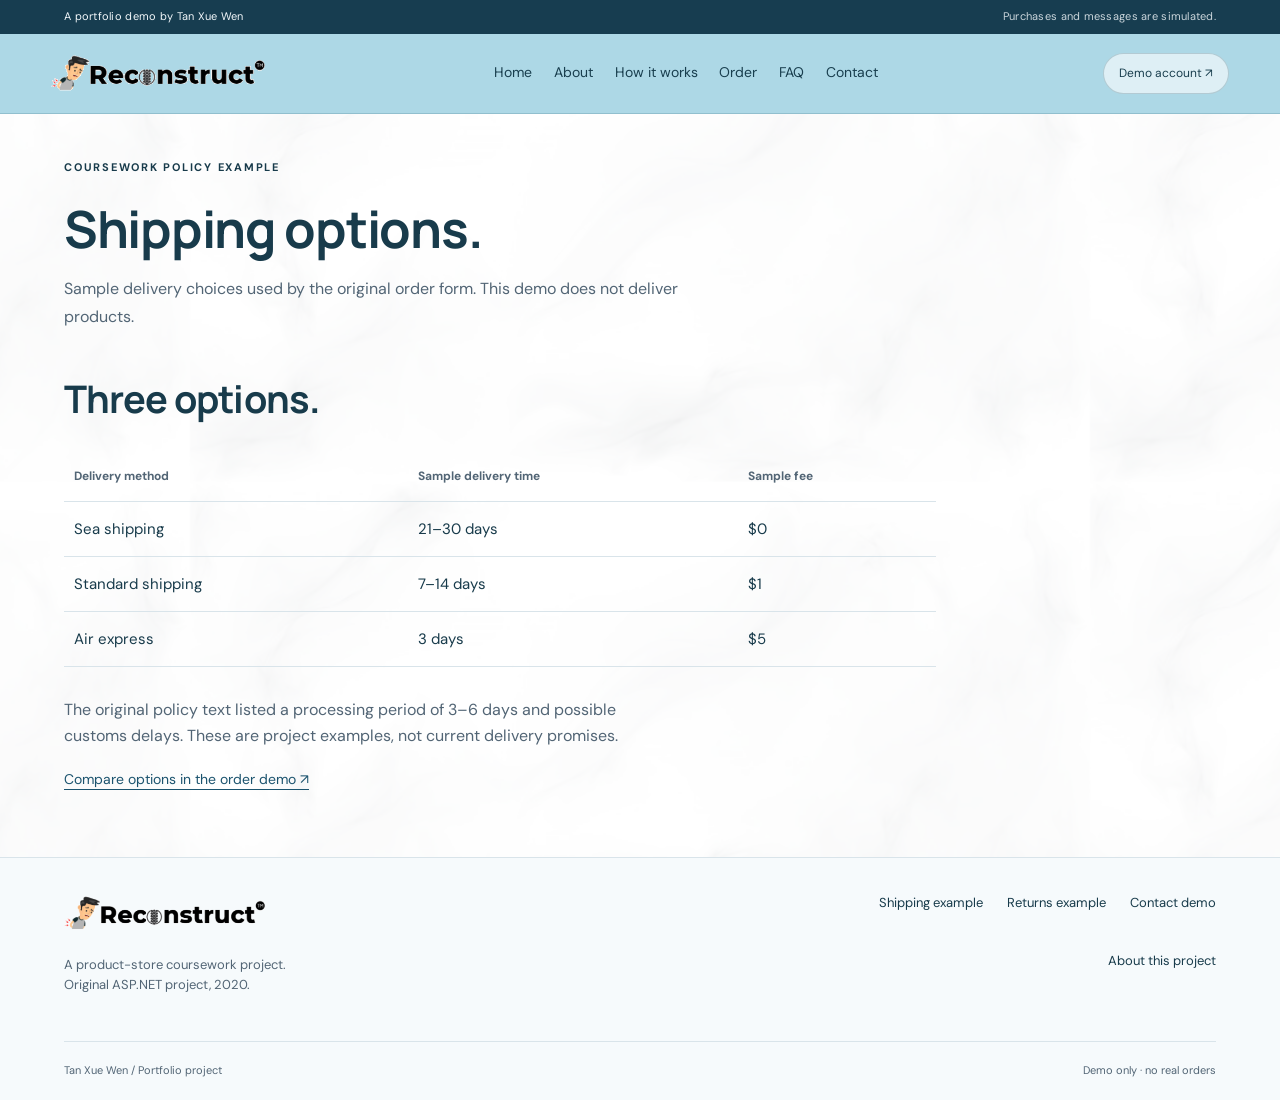
<file: docs/shipping.html>
<!doctype html><html lang="en"><head><meta charset="utf-8"><meta name="viewport" content="width=device-width,initial-scale=1"><meta name="theme-color" content="#add8e6"><meta name="description" content="Reconstruct: an interactive product-store coursework demo by Tan Xue Wen."><title>Shipping example — Reconstruct</title><link rel="icon" href="data:image/svg+xml,%3Csvg xmlns='http://www.w3.org/2000/svg' viewBox='0 0 32 32'%3E%3Crect rx='8' width='32' height='32' fill='%23183d35'/%3E%3Ctext x='8' y='25' font-size='25' fill='%23e5f0d3'%3ER%3C/text%3E%3C/svg%3E"><link rel="stylesheet" href="styles.css?v=20261004-header-home-v3"><script src="app.js?v=20261004-header-home-v3" defer></script></head><body><a class="skip" href="#main">Skip to content</a><div class="demo-bar">A portfolio demo by Tan Xue Wen <span>Purchases and messages are simulated.</span></div><header class="site-header"><a class="logo" href="index.html" aria-label="Reconstruct home"><img src="assets/original-logo.png" alt="Reconstruct"></a><button class="menu-button" aria-label="Open menu" aria-expanded="false" aria-controls="main-nav">Menu <span>+</span></button><nav id="main-nav" aria-label="Main navigation"><a href="index.html">Home</a><a href="about.html">About</a><a href="how-it-works.html">How it works</a><a href="order.html">Order</a><a href="faq.html">FAQ</a><a href="contact.html">Contact</a></nav><a class="account-link" href="account.html" id="account-link">Demo account <span>↗</span></a></header><main id="main"><section class="page-intro"><p class="eyebrow">COURSEWORK POLICY EXAMPLE</p><h1>Shipping options.</h1><p class="lead">Sample delivery choices used by the original order form. This demo does not deliver products.</p></section><section class="section policy"><h2>Three options.</h2><table><thead><tr><th>Delivery method</th><th>Sample delivery time</th><th>Sample fee</th></tr></thead><tbody><tr><td>Sea shipping</td><td>21–30 days</td><td>$0</td></tr><tr><td>Standard shipping</td><td>7–14 days</td><td>$1</td></tr><tr><td>Air express</td><td>3 days</td><td>$5</td></tr></tbody></table><p>The original policy text listed a processing period of 3–6 days and possible customs delays. These are project examples, not current delivery promises.</p><a class="text-link" href="order.html">Compare options in the order demo ↗</a></section></main><footer><div class="footer-brand"><a class="logo" href="index.html" aria-label="Reconstruct home"><img src="assets/original-logo.png" alt="Reconstruct"></a><p>A product-store coursework project.<br>Original ASP.NET project, 2020.</p></div><div class="footer-links"><a href="shipping.html">Shipping example</a><a href="returns.html">Returns example</a><a href="contact.html">Contact demo</a><a href="about.html#project">About this project</a></div><div class="footer-note"><span>Tan Xue Wen / Portfolio project</span><span>Demo only · no real orders</span></div></footer></body></html>
</file>
<file: docs/styles.css>
@import url('https://fonts.googleapis.com/css2?family=DM+Sans:wght@400;500;600;700&family=Manrope:wght@400;500;600;700;800&display=swap');
:root{--ink:#163f52;--muted:#587069;--paper:#f7f8f2;--mint:#e1ead8;--line:#183d3529;--orange:#bb5731;--sans:'DM Sans',Arial,sans-serif;--display:'Manrope',Arial,sans-serif}
*{box-sizing:border-box}body{margin:0;background:var(--paper);color:var(--ink);font-family:var(--sans);line-height:1.6}h1,h2,h3,p{margin:0}h1,h2,h3{font-family:var(--display);line-height:1.15;letter-spacing:-.05em}a{color:inherit;text-decoration:none}button,input,select,textarea{font:inherit}button,a,input,select,textarea{outline-offset:4px}button{cursor:pointer}img{display:block;max-width:100%}[hidden]{display:none!important}:focus-visible{outline:3px solid var(--orange)}.skip{position:absolute;top:8px;left:15px;z-index:50;background:white;padding:8px 16px;transform:translateY(-180%)}.skip:focus{transform:none}.demo-bar{background:var(--ink);color:#e7efdf;padding:9px 5vw;display:flex;justify-content:space-between;font-size:12px;letter-spacing:.015em}.demo-bar span{opacity:.82}.logo{font:800 27px var(--display);letter-spacing:-.07em}.logo>span{font:12px var(--sans);vertical-align:top;margin-left:3px}.hero{padding:45px 5vw 60px;display:grid;grid-template-columns:1.1fr 1fr;gap:6vw;align-items:center;max-width:1500px;margin:auto;min-height:610px}.eyebrow{font-size:11px;letter-spacing:.16em;font-weight:700;margin-bottom:23px;line-height:1.5}.hero h1{font-size:clamp(46px,5vw,78px);line-height:1.07;letter-spacing:-.065em}.hero h1 em{font-style:normal;color:#60836b}.lead{font-size:17px;color:var(--muted);line-height:1.7;max-width:490px;margin-top:25px}.actions{display:flex;align-items:center;gap:25px;flex-wrap:wrap;margin-top:30px}.button{border:0;display:inline-flex;align-items:center;justify-content:space-between;gap:30px;background:var(--ink);color:#f7f8f2;padding:16px 23px;border-radius:5px;font-size:14px;font-weight:600;line-height:1.4}.button:hover{background:#2f584c}.button.light{background:#e3eddb;color:var(--ink)}.text-link,.text-button{font-size:14px;text-decoration:underline;text-underline-offset:5px}.text-button{border:0;padding:0;background:none;color:var(--ink)}.hero-details{display:flex;gap:0;font-size:11px;color:var(--muted);margin-top:42px}.hero-details span{padding:0 15px;border-left:1px solid var(--line)}.hero-details span:first-child{padding-left:0;border:0}.hero-product{background:#e6ece0;position:relative;border-radius:12px;padding:26px}.product-index{position:absolute;top:22px;left:23px;font-size:10px;letter-spacing:.12em;z-index:1}.hero-product>img{width:100%;height:365px;object-fit:cover;mix-blend-mode:multiply;border-radius:4px}.gallery-controls{display:flex;justify-content:space-between;align-items:center;gap:15px;margin-top:18px;font-size:13px}.gallery-controls>div{display:flex;gap:8px}.gallery-controls button{border:1px solid #183d3535;border-radius:50%;width:36px;height:36px;background:none;color:var(--ink);font-size:17px}.gallery-controls button:hover{background:var(--paper)}.feature-strip{padding:35px 5vw;display:grid;grid-template-columns:repeat(3,1fr);gap:40px;background:var(--mint)}.feature-strip>div{padding-left:25px;border-left:1px solid #183d3530;position:relative}.feature-strip>div:first-child{padding-left:0;border:0}.feature-strip span{display:block;font-size:10px;letter-spacing:.12em;margin-bottom:12px}.feature-strip h2{font-size:24px}.feature-strip p{font-size:14px;color:var(--muted);margin-top:9px}.section{padding:65px 5vw;max-width:1500px;margin:auto}.split{display:grid;grid-template-columns:1fr 1fr;gap:8vw;align-items:center}.section h2{font-size:clamp(30px,3.2vw,48px)}.section p:not(.eyebrow){color:var(--muted);margin:18px 0;max-width:560px}.split>img{width:100%;border-radius:8px}.split .text-link{display:inline-block;margin-top:15px}.cta{background:var(--ink);color:var(--paper);padding:65px 5vw;display:flex;align-items:center;justify-content:space-between;gap:40px}.cta .eyebrow{margin:0;color:#bccfb4}.cta h2{font-size:clamp(40px,4vw,60px)}footer{padding:50px 5vw 20px;display:grid;grid-template-columns:1fr 1fr;gap:45px;border-top:1px solid var(--line)}.footer-brand p{font-size:13px;color:var(--muted);margin-top:13px}.footer-links{display:flex;justify-content:flex-end;align-items:flex-start;flex-wrap:wrap;gap:12px 24px;font-size:13px;max-width:400px;justify-self:end}.footer-note{grid-column:1/-1;display:flex;justify-content:space-between;gap:20px;border-top:1px solid var(--line);padding-top:20px;font-size:11px;color:var(--muted)}.page-intro{padding:65px 5vw 25px;max-width:1500px;margin:auto}.page-intro h1{font-size:clamp(46px,5vw,72px)}.page-intro.compact{padding-bottom:0}.wide-image{width:100%;border-radius:8px}.project-notes{background:var(--mint);max-width:none}.note-grid{display:grid;grid-template-columns:repeat(3,1fr);gap:40px;margin-top:40px}.note-grid h3{font-size:24px}.note-grid p{font-size:15px}.order-layout{display:grid;grid-template-columns:1fr 1.2fr;align-items:start;gap:8vw}.order-summary{position:sticky;top:25px;border:1px solid var(--line);padding:26px;border-radius:10px;background:white}.order-summary>img{width:100%;max-height:300px;object-fit:contain;margin-bottom:24px}.order-summary h2{font-size:36px}.order-summary small{font:13px var(--sans);letter-spacing:0;color:var(--muted)}.order-summary .eyebrow{margin-bottom:14px}.order-summary dl{margin-top:30px}.order-summary dl>div{display:flex;justify-content:space-between;gap:20px;padding:12px 0;border-bottom:1px solid var(--line);font-size:14px}.order-summary dd{margin:0}.order-summary dl .total{font-size:20px;font-weight:700;padding-top:18px}.small{font-size:12px!important;color:var(--muted)}.form-top{display:flex;align-items:center;justify-content:space-between;gap:20px;margin-bottom:12px}.form-top h2,form h2{font-size:26px}.field{margin-bottom:20px;min-width:0}.field>label{display:block;font-weight:600;font-size:14px;margin-bottom:8px}.field input,.field select,.field textarea{display:block;width:100%;background:#fff;border:1px solid #183d3540;padding:12px 14px;border-radius:5px;color:var(--ink);font-size:16px;line-height:1.5}.field input:focus,.field select:focus,.field textarea:focus{border-color:var(--ink)}.field-pair{display:grid;grid-template-columns:1fr 1fr;gap:20px}.form-hint{font-size:12px;color:var(--muted);margin:0 0 20px!important;display:block}.field .form-hint{margin-top:7px!important}.form-section-title{margin:35px 0 24px}fieldset{padding:0;border:0;margin:0 0 28px}legend{font-weight:600;font-size:14px;margin-bottom:12px}.colour-options{display:flex;gap:10px;flex-wrap:wrap}.colour-options label{display:flex;align-items:center;gap:7px;padding:9px 11px;background:#fff;border:1px solid var(--line);border-radius:5px;font-size:13px}.colour-options span{width:13px;height:13px;border-radius:50%;background:var(--swatch)}input[type=radio],input[type=checkbox]{accent-color:var(--ink);width:16px;height:16px;flex-shrink:0}.shipping-options label{display:flex;align-items:center;gap:12px;border:1px solid var(--line);padding:13px;border-radius:5px;background:#fff;margin-bottom:9px;font-size:14px}.shipping-options label small{display:block;color:var(--muted);font-size:12px}.shipping-options strong{margin-left:auto;font-size:13px}.check-field{display:flex;align-items:center;gap:10px;font-size:13px;margin-bottom:24px}.form-actions{display:flex;align-items:center;gap:25px;flex-wrap:wrap}.form-result{background:var(--mint);border:1px solid #183d3545;border-radius:8px;padding:22px;margin-top:25px!important;color:var(--ink)!important}.form-result h3{font-size:24px;margin-bottom:16px}.form-result p{color:var(--ink)!important}.faq-list{max-width:1000px}.faq-list details{padding:24px 0;border-bottom:1px solid var(--line)}.faq-list summary{display:flex;justify-content:space-between;gap:25px;cursor:pointer;list-style:none;font-size:20px;font-weight:600;line-height:1.4}.faq-list summary::-webkit-details-marker{display:none}.faq-list summary span{font-weight:400;font-size:25px;flex-shrink:0}.faq-list details[open] summary span{transform:rotate(45deg)}.faq-list .text-link{display:inline-block;margin-top:32px}.contact-layout{display:grid;grid-template-columns:.8fr 1fr;gap:12vw}.contact-layout form{max-width:580px}.account-section{max-width:760px;margin-left:0}.account-section .small{margin-top:30px}.policy{max-width:1000px;margin-left:0}.policy table{width:100%;border-collapse:collapse;margin:30px 0;text-align:left;font-size:15px}.policy th,.policy td{border-bottom:1px solid var(--line);padding:15px 10px}.policy th{font-size:12px;color:var(--muted)}
@media(min-width:1500px){.demo-bar,.site-header,.feature-strip,.cta,footer{padding-left:max(5vw,calc((100vw - 1350px)/2));padding-right:max(5vw,calc((100vw - 1350px)/2))}}
@media(max-width:1050px){.logo{font-size:23px}.hero{gap:4vw}.hero h1{font-size:55px}.hero-product>img{height:310px}.hero-details{flex-wrap:wrap;gap:10px;font-size:10px}.hero-details span{padding:0 10px}.order-layout{gap:5vw}.form-top{align-items:flex-start;flex-direction:column;gap:10px}}
@media(max-width:760px){.demo-bar{padding:9px 6vw;font-size:10px;display:block;text-align:center}.demo-bar span{display:none}.logo{font-size:24px}.hero{padding:38px 6vw 40px;grid-template-columns:1fr;gap:35px;min-height:0}.hero h1{font-size:clamp(40px,9vw,60px);letter-spacing:-.065em}.hero .eyebrow{margin-bottom:18px}.lead{font-size:16px;margin-top:22px}.hero-details{margin-top:27px;font-size:11px;gap:8px}.hero-product{padding:20px}.hero-product>img{height:290px}.actions{gap:22px}.feature-strip{padding:30px 6vw;grid-template-columns:1fr;gap:25px}.feature-strip>div,.feature-strip>div:first-child{padding-left:40px;border:0}.feature-strip span{position:absolute;left:0;top:7px}.feature-strip h2{font-size:23px}.section{padding:40px 6vw}.split{grid-template-columns:1fr;gap:28px}.section h2{font-size:34px}.cta{padding:45px 6vw;display:block}.cta h2{font-size:44px;margin:20px 0 26px}footer{padding:35px 6vw 20px;grid-template-columns:1fr;gap:25px}.footer-links{justify-self:start;justify-content:flex-start}.footer-note{font-size:10px;flex-wrap:wrap;gap:6px}.page-intro{padding:40px 6vw 15px}.page-intro h1{font-size:45px}.note-grid{grid-template-columns:1fr;gap:15px}.order-layout{grid-template-columns:1fr;gap:35px}.order-summary{position:static;padding:20px}.order-summary>img{height:180px}.order-summary h2{font-size:32px}.form-top{flex-direction:row;align-items:center}.form-top h2{font-size:24px}.form-top .text-button{font-size:12px}.field-pair{gap:12px}.field select{padding:12px 8px;font-size:14px}.form-result{padding:18px}.contact-layout{grid-template-columns:1fr;gap:20px}.faq-list summary{font-size:18px}.policy table{font-size:12px}.policy th,.policy td{padding:12px 5px}}
@media(prefers-reduced-motion:reduce){*,*:before,*:after{scroll-behavior:auto!important;transition:none!important;animation:none!important}}

/* Preserve the original identity while improving spacing and responsiveness. */
:root{--ink:#183b4b;--paper:#fbfdfe;--mint:#e9f5fa;--muted:#526575;--line:#d9e4ea}
body{background:#f5f9fb url('assets/marble.jpg') center top/900px auto repeat;color:var(--ink)}
main{background:rgba(255,255,255,.88);max-width:1440px;margin:0 auto}
.demo-bar{background:#173d50;color:#f3f8fb;padding-top:8px;padding-bottom:8px;font-size:11px;letter-spacing:.025em}

.logo{display:inline-flex;align-items:center;flex-shrink:0}.logo img{display:block;width:218px;height:auto;max-width:100%}



h1,h2,h3{letter-spacing:-.025em}h1{line-height:1.15}h2{line-height:1.2}.lead{line-height:1.75}
.button{background:#1c5772;border-radius:6px;padding:15px 22px}.button:hover{background:#154357}
.button.light{background:white;color:#173d50}.text-link,.text-button{color:#1b536e}
.original-showcase{padding:28px 4vw 0}.original-gallery{position:relative;border-radius:8px;overflow:hidden;background:#eef4f7}
.original-gallery>img{display:block;width:100%;aspect-ratio:3.25;object-fit:cover;object-position:center}
.original-gallery>img[data-slide="1"],.original-gallery>img[data-slide="2"]{object-fit:contain;background:#f4f5f6}
.original-gallery>button{position:absolute;top:50%;transform:translateY(-50%);width:42px;height:42px;border:1px solid #ffffff70;border-radius:50%;background:#143342b8;color:white;font-size:20px;backdrop-filter:blur(8px)}
#gallery-prev{left:16px}#gallery-next{right:16px}.original-gallery>button:hover{background:#143342}
.original-showcase .gallery-controls{margin:0;padding:16px 2px;color:#486173;border-bottom:1px solid var(--line);display:grid;grid-template-columns:1fr auto 1fr;font-size:12px}
.gallery-dots{display:flex;gap:9px}.gallery-dots button{width:9px;height:9px;padding:0;border:0;border-radius:50%;background:#beced6}
.gallery-dots button[aria-pressed=true]{background:#1c5772}.gallery-count{text-align:right;font-variant-numeric:tabular-nums;font-size:11px;letter-spacing:.12em}
.product-intro{text-align:center;padding:48px 24px 54px;max-width:880px;margin:auto}
.product-intro .eyebrow{color:#587789;margin-bottom:14px;font-size:10px;letter-spacing:.18em}
.product-intro h1{font-size:clamp(30px,3.2vw,45px)}.product-intro h1 span{font-size:.5em;vertical-align:super;margin-left:3px}
.product-intro .lead{max-width:650px;margin:18px auto 0;font-size:16px}.product-intro .actions{justify-content:center;margin-top:24px}
.product-features{border-top:1px solid var(--line);padding-top:45px;padding-bottom:50px;background:#f0f7fa}
.section-heading{text-align:center;margin-bottom:30px}.section-heading h2{font-size:32px}.section-heading p:not(.eyebrow){margin:12px auto 0;font-size:15px}
.feature-cards{display:grid;grid-template-columns:repeat(3,1fr);gap:24px}
.feature-cards article{position:relative;border:1px solid var(--line);background:white;padding:18px 18px 20px;border-radius:8px}
.feature-cards img{display:block;width:100%;height:190px;object-fit:cover;border-radius:4px;background:#f7f9fb}
.feature-cards article:nth-child(n+2) img{object-fit:contain}.feature-number{display:block;color:#67889b;font-size:11px;letter-spacing:.14em;margin-top:22px}
.feature-cards h3{font-size:22px;margin:8px 0}.feature-cards p:not(.eyebrow){font-size:14px;line-height:1.7;margin:10px 0 0}
.original-guide{padding-top:60px;padding-bottom:60px;gap:6vw}.original-guide h2{font-size:36px}.original-guide .button{margin-top:10px}
.cta{background:#d7edf6;color:#183b4b;padding:45px 5vw;gap:35px}.cta .eyebrow{color:#4d7386}.cta h2{font-size:38px;margin:10px 0}.cta p:not(.eyebrow){font-size:14px;color:#466373;margin-top:14px}.cta>.button{flex-shrink:0}
footer{background:#f6fafc;border-top:1px solid var(--line);padding-top:35px}.footer-brand .logo img{width:205px}
.page-intro{padding-top:45px;padding-bottom:15px}.page-intro h1{font-size:clamp(32px,4vw,52px);max-width:900px}.page-intro .lead{max-width:680px;margin-top:18px;font-size:16px}
.page-intro+.section{padding-top:30px}.section h2{font-size:clamp(28px,3vw,38px)}.note-grid h3{font-size:22px}.project-notes{background:#e9f5fa}
.order-summary{top:20px;background:#fff}.order-summary dl .total{color:#1c5772}.form-result{background:#e9f5fa;border-color:#a4c4d4}
.field input,.field select,.field textarea{border-color:#bacdd7}.field input:focus,.field select:focus,.field textarea:focus{border-color:#1c5772}
@media(max-width:1100px){.logo img{width:185px}}
@media(max-width:900px){.feature-cards{gap:14px}.feature-cards img{height:150px}.feature-cards h3{font-size:19px}}
@media(max-width:760px){.demo-bar{padding:9px 5vw}.logo img{width:170px}.original-showcase{padding:16px 5vw 0}.original-gallery>img{aspect-ratio:3.25;object-fit:contain}.original-gallery>button{width:31px;height:31px;font-size:15px}#gallery-prev{left:8px}#gallery-next{right:8px}.original-showcase .gallery-controls{padding:13px 0;gap:12px;font-size:10px;grid-template-columns:1fr auto}.gallery-count{display:none}.gallery-dots{gap:7px}.product-intro{padding:30px 6vw 35px}.product-intro h1{font-size:30px}.product-intro .lead{font-size:15px}.product-intro .actions{gap:20px}.button{font-size:13px;padding:14px 18px}.feature-cards{grid-template-columns:1fr;gap:16px}.feature-cards article{padding:18px}.feature-cards img{height:200px}.feature-cards h3{font-size:22px}.product-features{padding-top:30px;padding-bottom:35px}.section-heading h2{font-size:28px}.original-guide{padding-top:35px;padding-bottom:35px;gap:25px}.original-guide h2{font-size:28px}.cta{padding:32px 6vw}.cta h2{font-size:30px}.cta>.button{margin-top:24px}.page-intro{padding:30px 6vw 10px}.page-intro h1{font-size:36px}.page-intro+.section{padding-top:20px}.section h2{font-size:28px}.footer-brand .logo img{width:180px}}
@media(max-width:370px){.logo img{width:145px}.product-intro h1{font-size:27px}}

@media(max-width:760px){}

/* One navigation layout and one breakpoint on every page. */
.site-header{position:sticky;top:0;z-index:50;display:grid;grid-template-columns:auto minmax(0,1fr) auto;align-items:center;gap:28px;padding:18px max(4vw,calc((100vw - 1440px)/2));background:#add8e6;border-bottom:1px solid #91bfce;min-height:78px}
.site-header .logo{grid-column:1;min-width:0}.site-header .logo img{width:clamp(170px,18vw,218px);height:auto}
.site-header nav{grid-column:2;justify-self:center;display:flex;align-items:center;gap:clamp(14px,1.7vw,24px);margin:0;padding:0;width:auto;font-size:14px;min-width:0}
.site-header nav a{position:relative;padding:10px 0;border:0;border-bottom:2px solid transparent;color:#193e4e;white-space:nowrap;font-weight:400;text-decoration:none;line-height:1.4}
.site-header nav a[aria-current="page"]{font-weight:700;border-bottom-color:#193e4e}.site-header nav a:hover{color:#0f2f3c;border-bottom-color:#193e4e55}
.site-header nav a::after{content:none}.site-header .account-link{grid-column:3;justify-self:end;display:inline-flex;align-items:center;max-width:180px;overflow:hidden;text-overflow:ellipsis;white-space:nowrap;font-size:12px;line-height:1.4;padding:11px 15px;border:1px solid #315b6e40;border-radius:30px;background:#ffffff99;color:#193e4e}
.site-header .account-link span{padding-left:8px}.site-header .account-link:hover{background:#fff}.site-header .menu-button{display:none}
.site-header a:focus-visible,.site-header button:focus-visible{outline:3px solid #153e51;outline-offset:4px}
main[id]{scroll-margin-top:100px}
.original-gallery>img{aspect-ratio:2.45;object-fit:cover;object-position:center}
.original-gallery>img[data-slide="1"]{object-fit:cover}.original-gallery>img[data-slide="2"],.original-gallery>img[data-slide="3"]{object-fit:contain;background:#f4f5f6}
@media(max-width:1024px){
  .site-header{grid-template-columns:minmax(0,1fr) auto;gap:0 20px;padding:14px 5vw;min-height:72px}
  .site-header .logo{grid-column:1;grid-row:1;justify-self:start}.site-header .logo img{width:190px}
  .site-header .menu-button{grid-column:2;grid-row:1;display:inline-flex;align-items:center;justify-content:center;gap:10px;min-width:80px;min-height:44px;margin:0;padding:10px 12px;border:1px solid #315b6e40;border-radius:6px;background:#ffffff60;color:#193e4e;font-size:13px}
  .site-header .menu-button span{font-size:20px;line-height:1;width:15px}.site-header .menu-button:hover{background:#ffffffb0}
  .site-header nav,.site-header .account-link{display:none}
  .site-header.menu-open nav{display:grid;grid-template-columns:repeat(3,minmax(0,1fr));grid-column:1/-1;grid-row:2;justify-self:stretch;gap:8px 12px;width:100%;padding-top:17px;margin-top:14px;border-top:1px solid #91bfce}
  .site-header.menu-open nav a{display:block;text-align:left;padding:12px 14px;min-height:44px;border:1px solid transparent;border-radius:6px;background:#ffffff40}
  .site-header.menu-open nav a[aria-current="page"]{background:#ffffffa0;border-color:#315b6e40}.site-header.menu-open nav a:hover{background:#ffffffa0}
  .site-header.menu-open .account-link{grid-column:1/-1;grid-row:3;display:inline-flex;justify-self:start;max-width:100%;margin-top:12px}
}
@media(max-width:600px){.site-header{gap:0 14px}.site-header .logo img{width:170px}.site-header.menu-open nav{grid-template-columns:repeat(2,minmax(0,1fr))}.original-gallery>img{aspect-ratio:2.45}.original-showcase .gallery-controls{column-gap:8px}}
@media(max-width:370px){.site-header .logo img{width:145px}.site-header .menu-button{min-width:73px;padding:10px 9px}}
</file>
